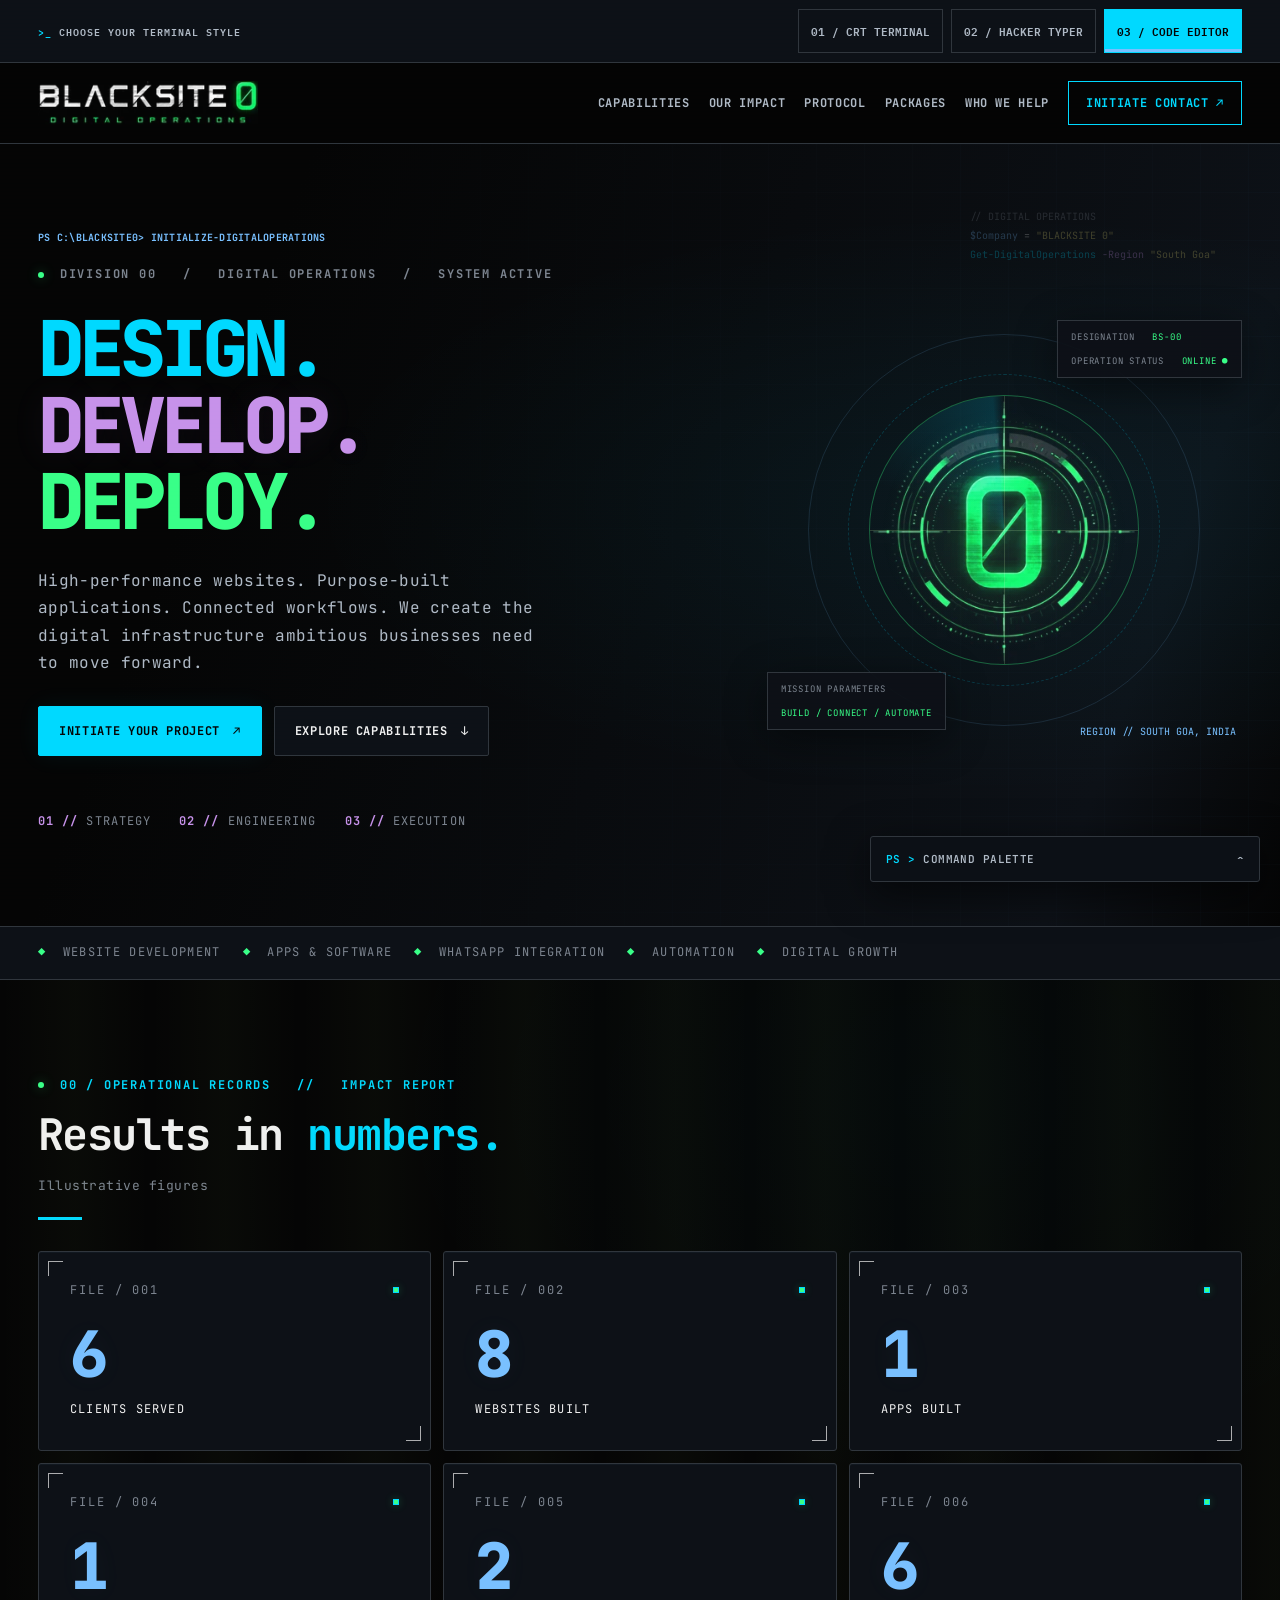
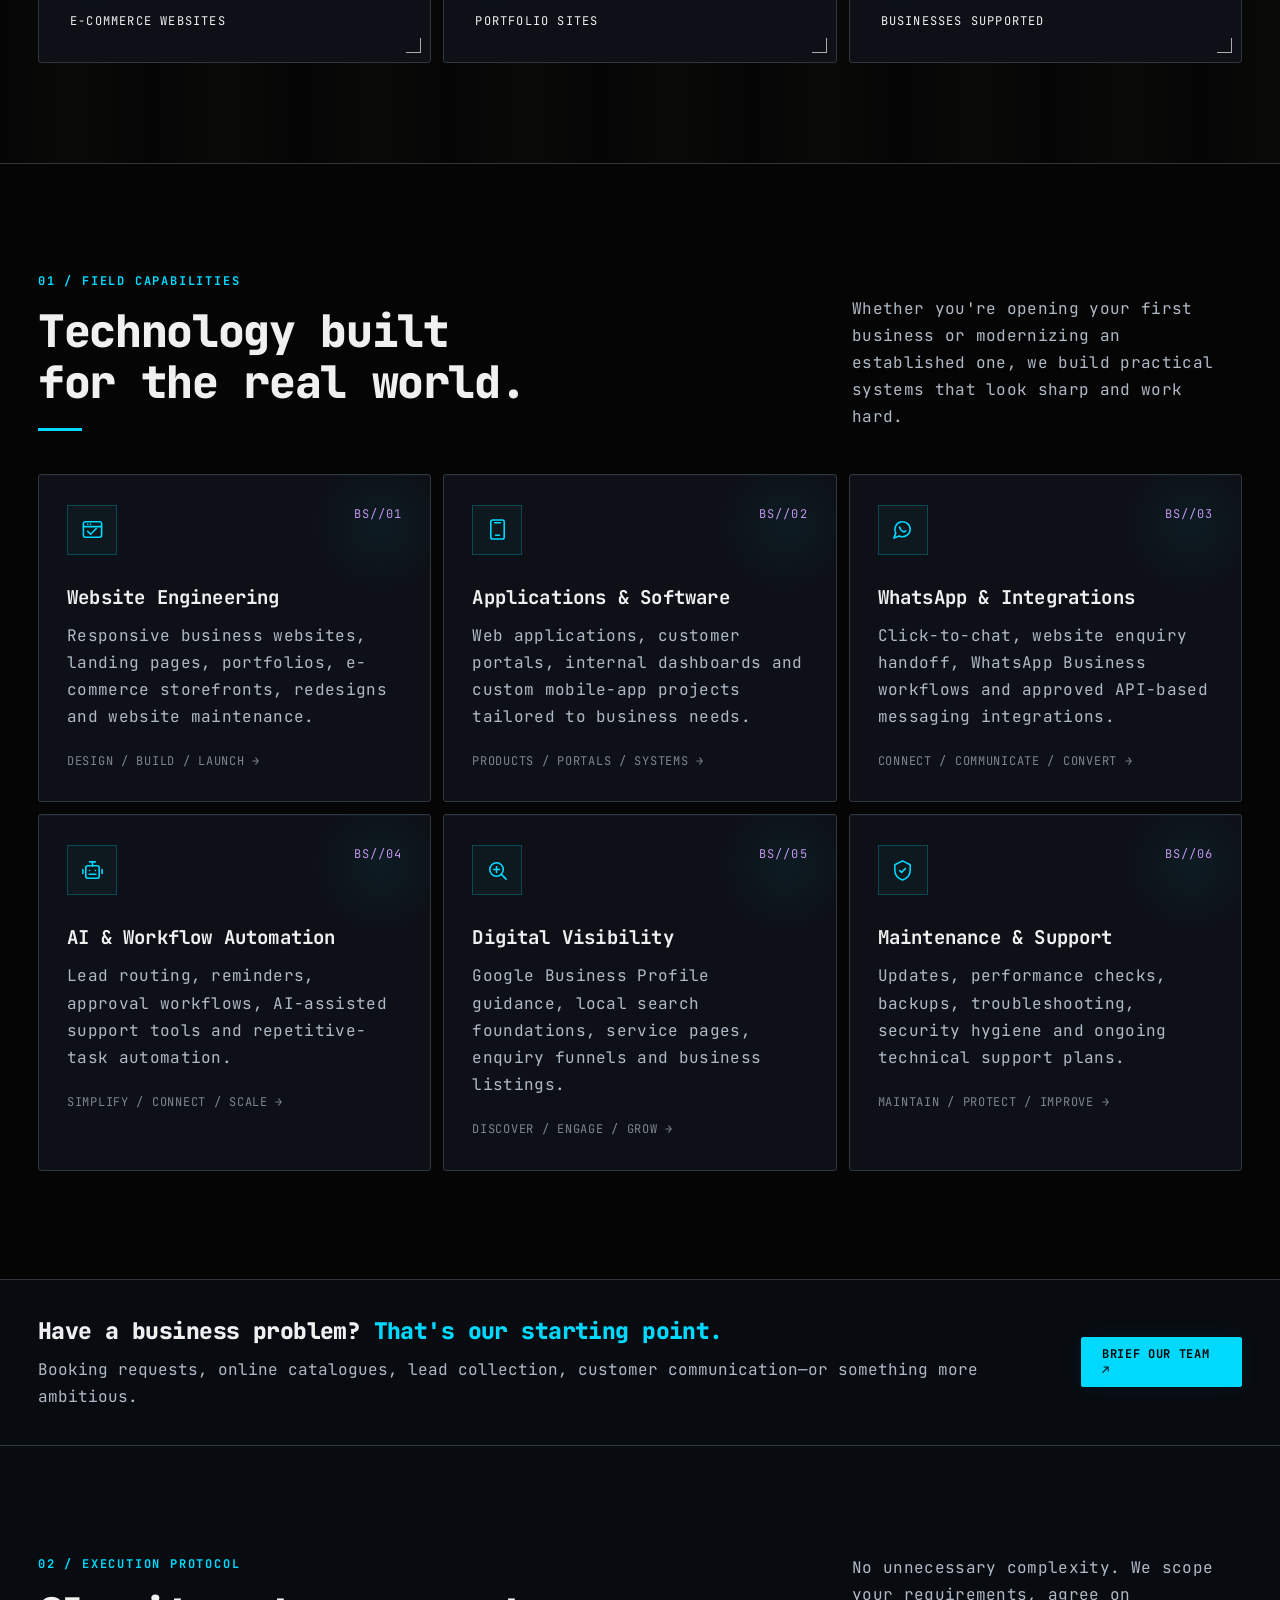
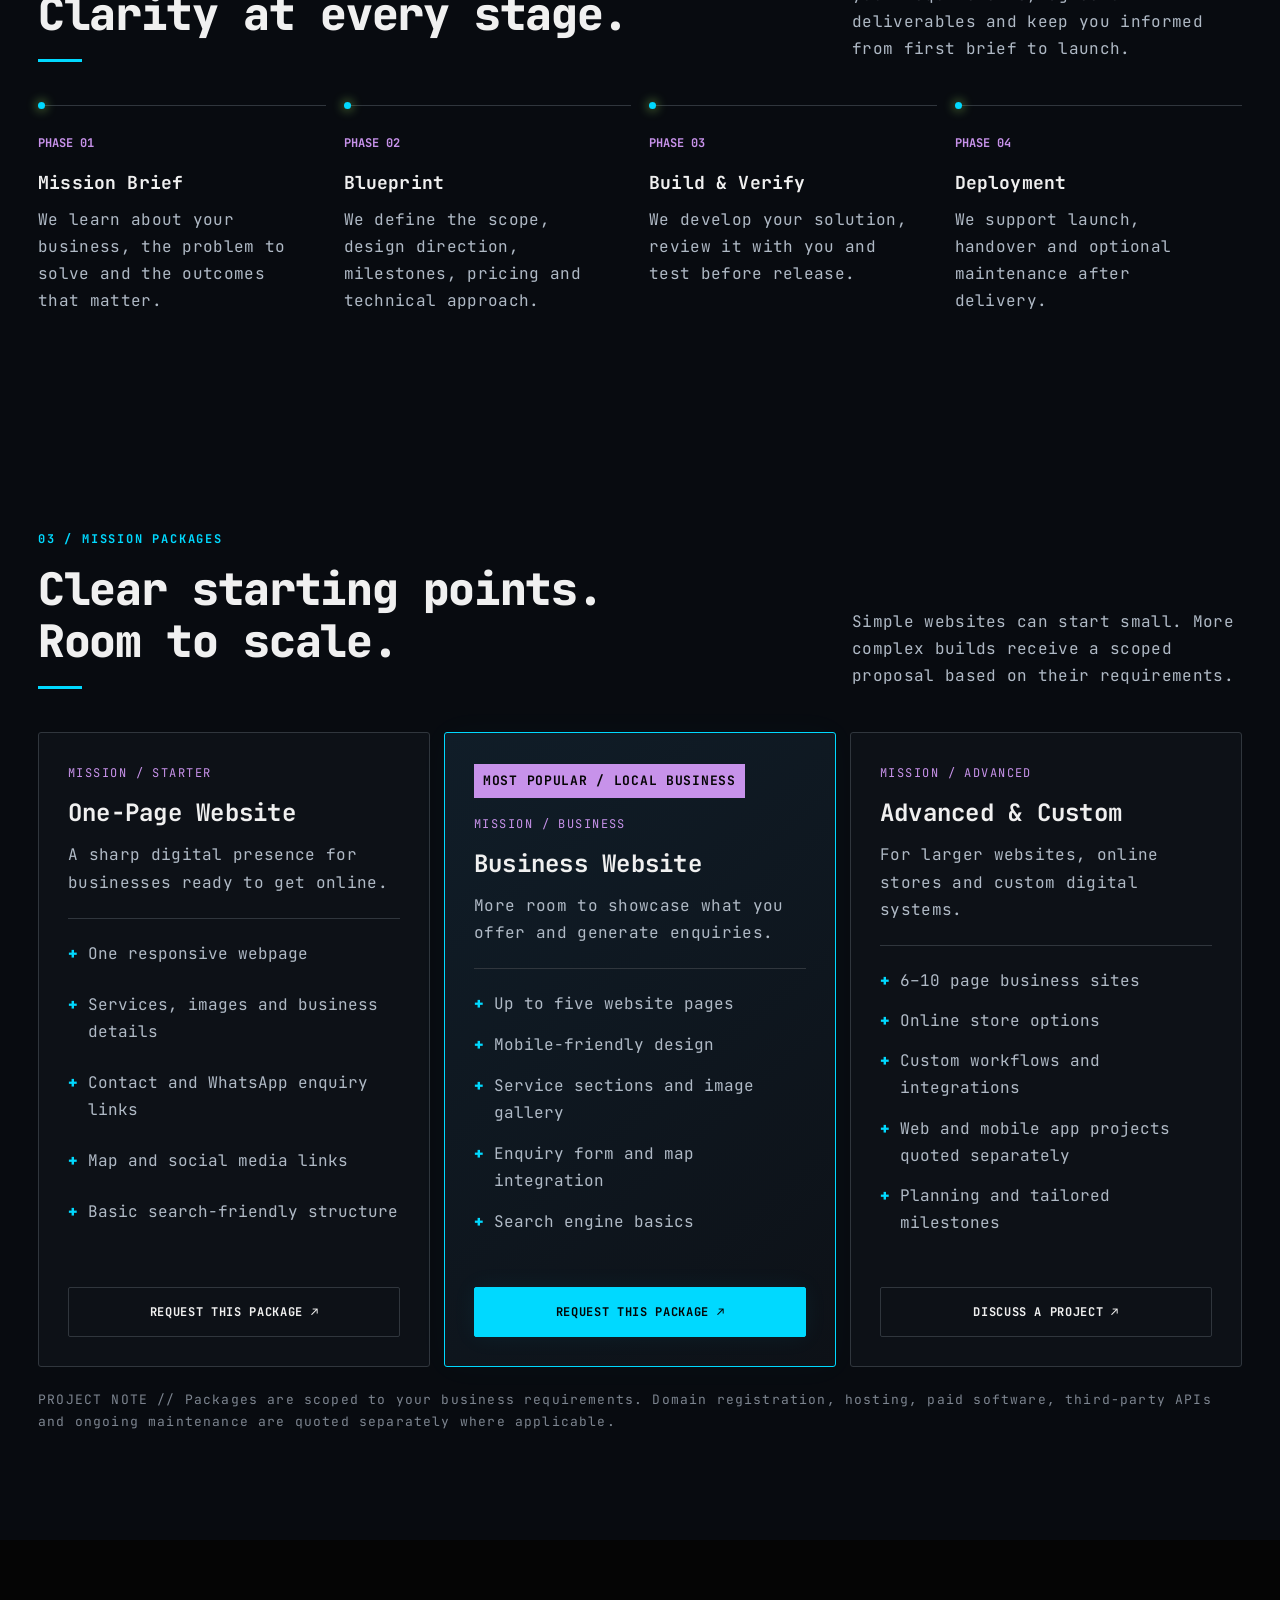
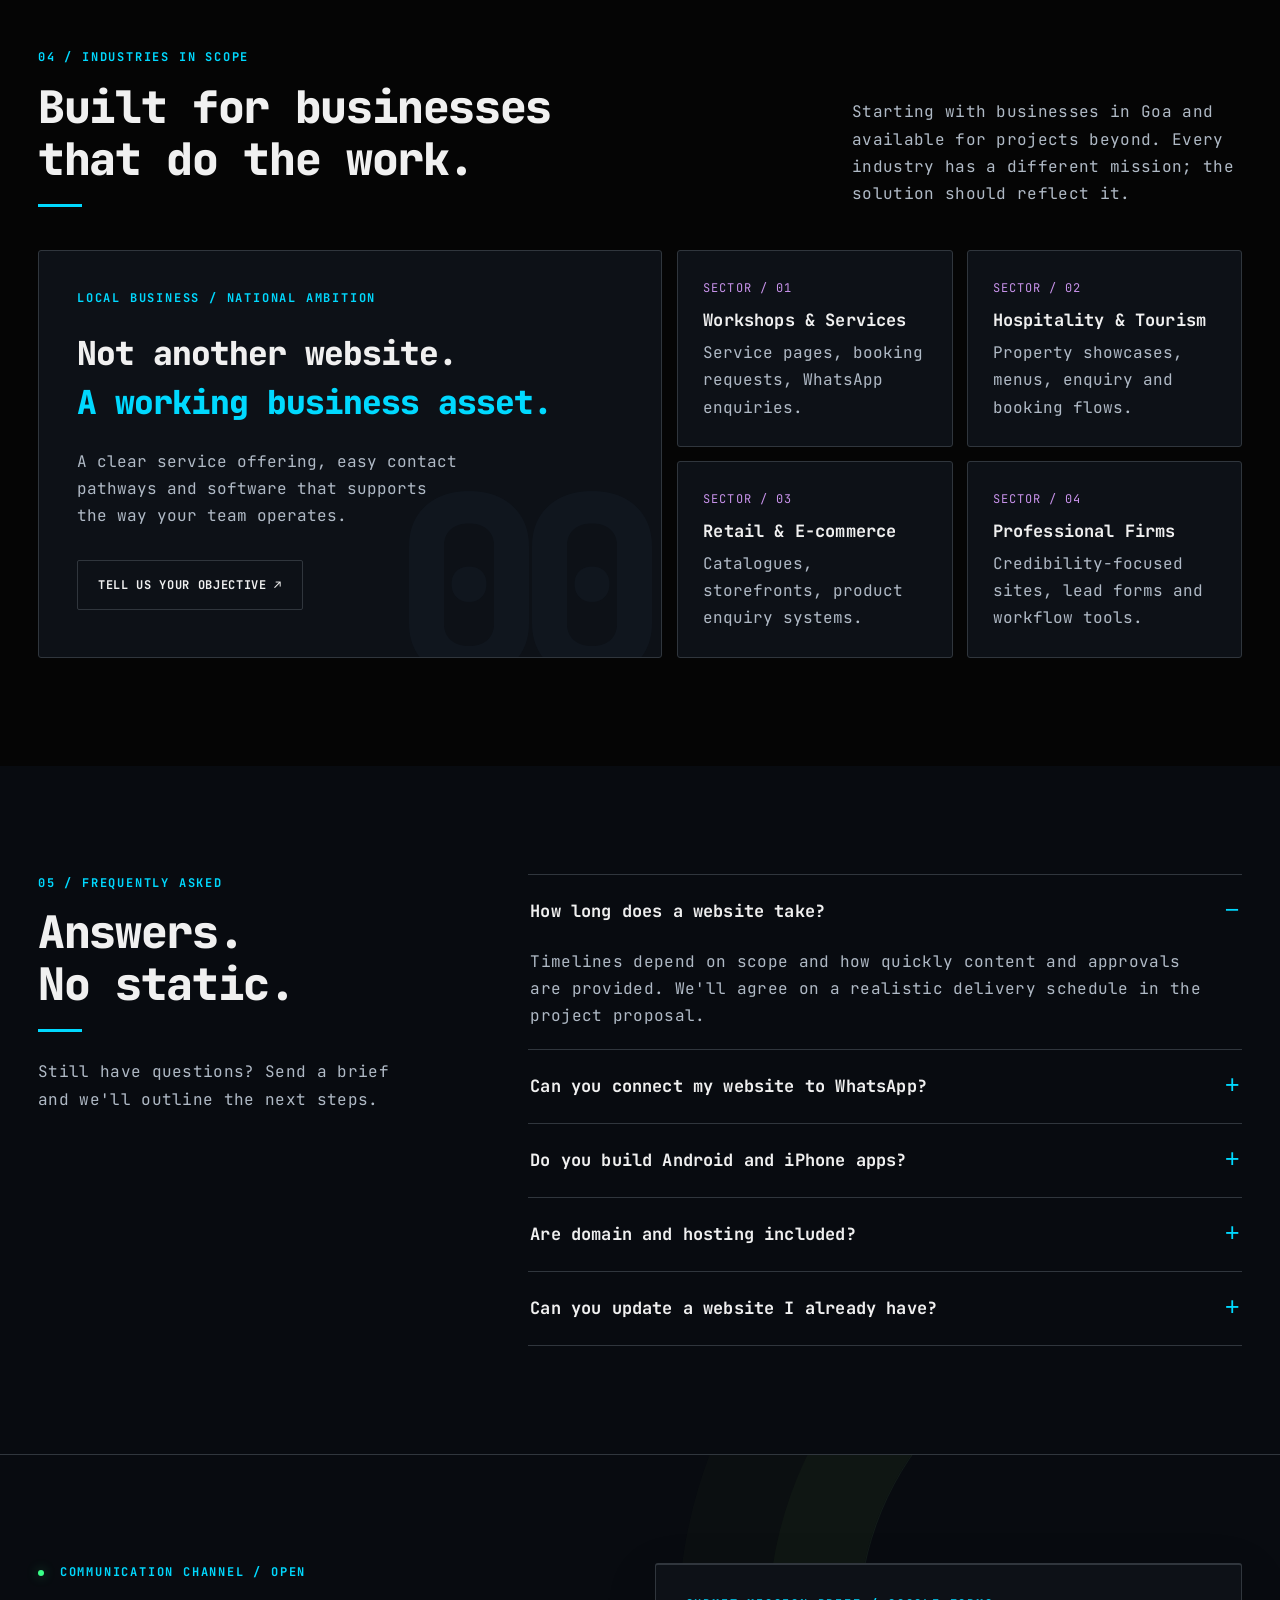
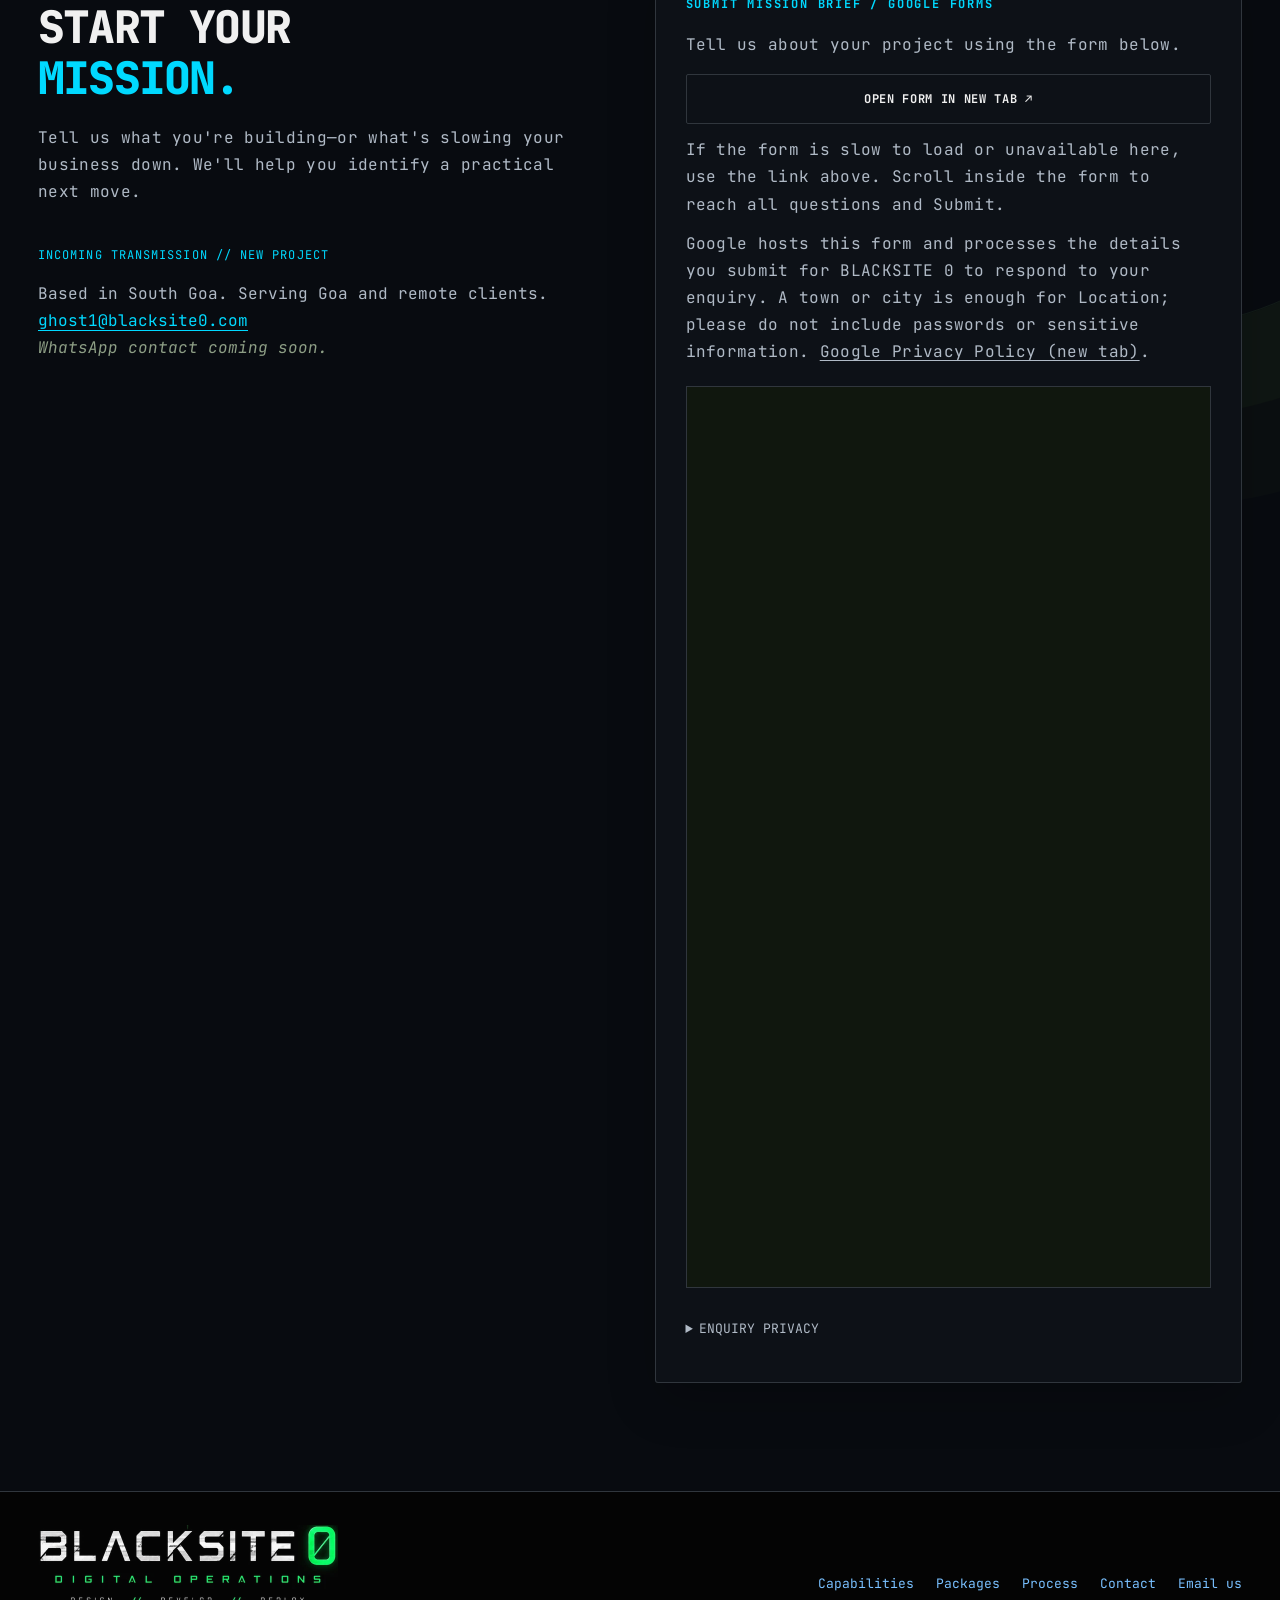
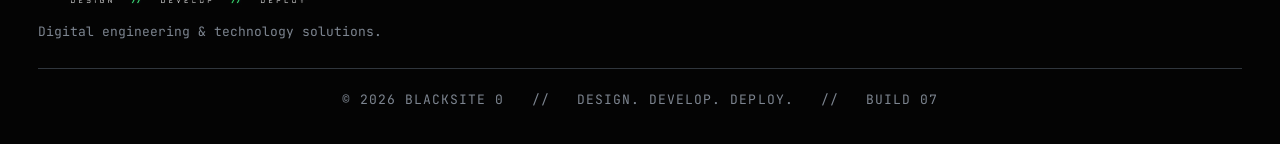
<file: index.html>
<!DOCTYPE html>
<html lang="en">
<head>
  <meta charset="UTF-8" />
  <meta name="viewport" content="width=device-width, initial-scale=1" />
  <meta name="color-scheme" content="dark" />
  <meta name="theme-color" content="#080b09" />
  <meta name="description" content="BLACKSITE 0 designs, develops and deploys websites, applications, WhatsApp integrations and intelligent business automation." />
  <title>BLACKSITE 0 — Pre-Launch Preview</title>
  <meta name="robots" content="noindex, nofollow" />
  <meta property="og:type" content="website" />
  <meta property="og:site_name" content="BLACKSITE 0" />
  <meta property="og:title" content="BLACKSITE 0 — Design. Develop. Deploy." />
  <meta property="og:description" content="Websites, applications, integrations and business automation. Based in South Goa, serving clients remotely." />
  <meta property="og:url" content="https://ghost1-lgtm.github.io/blacksite0-website/" />
  <meta name="twitter:card" content="summary" />
  <link rel="icon" href="./assets/favicon-32.png" type="image/png" sizes="32x32" />
  <link rel="icon" href="./assets/favicon-48.png" type="image/png" sizes="48x48" />
  <link rel="apple-touch-icon" href="./assets/apple-touch-icon.png" sizes="180x180" />
  <link rel="preconnect" href="https://fonts.googleapis.com" />
  <link rel="preconnect" href="https://fonts.gstatic.com" crossorigin />
  <link href="https://fonts.googleapis.com/css2?family=IBM+Plex+Mono:wght@400;500;600;700&family=VT323&display=swap" rel="stylesheet" />
  <link id="font-developer" href="https://fonts.googleapis.com/css2?family=JetBrains+Mono:wght@400;500;600;700;800&display=swap" rel="stylesheet" />
  <link rel="stylesheet" href="./assets/styles.css" />
  <link rel="stylesheet" href="./assets/theme-code.css" />
  <noscript><style>
    .type-lab-buttons{display:none}.hamburger{display:none}header{position:static}
    @media(max-width:1000px){nav{height:auto;min-height:80px;flex-wrap:wrap;padding-top:16px;padding-bottom:16px}.navlinks{display:flex;position:static;width:100%;max-height:none;padding:12px 0;border:0;background:transparent;flex-direction:row;flex-wrap:wrap}}
  </style></noscript>
</head>
<body data-font-mode="developer">
  <a class="skip-link" href="#main-content">Skip to content</a>
  <aside class="type-lab" aria-label="Font style controls">
    <div class="wrap type-lab-inner">
      <div class="type-lab-heading"><span>&gt;_</span> CHOOSE YOUR TERMINAL STYLE</div>
      <div class="type-lab-buttons" role="group" aria-label="Choose website typography">
        <button type="button" disabled class="type-lab-button" data-font-choice="terminal" aria-pressed="false">01 / CRT TERMINAL</button>
        <button type="button" disabled class="type-lab-button" data-font-choice="hacker" aria-pressed="false">02 / HACKER TYPER</button>
        <button type="button" disabled class="type-lab-button" data-font-choice="developer" aria-pressed="true">03 / CODE EDITOR</button>
      </div>
    </div>
  </aside>
  <header>
    <nav class="wrap" aria-label="Main navigation">
      <a class="brand brand-approved" href="#home" aria-label="Blacksite Zero homepage"><img class="brand-logo" src="./assets/blacksite0-wordmark-480.webp" srcset="./assets/blacksite0-wordmark-240.webp 240w, ./assets/blacksite0-wordmark-480.webp 480w" sizes="(max-width: 540px) 196px, 220px" width="480" height="98" alt="BLACKSITE 0 — Digital Operations" decoding="async" /></a>
      <button class="hamburger" id="menuToggle" aria-label="Open navigation" aria-controls="navlinks" aria-expanded="false">☰</button>
      <div class="navlinks" id="navlinks"><a href="#capabilities">CAPABILITIES</a><a href="#impact">OUR IMPACT</a><a href="#process">PROTOCOL</a><a href="#pricing">PACKAGES</a><a href="#industries">WHO WE HELP</a><a href="#contact" class="nav-cta">INITIATE CONTACT ↗</a></div>
    </nav>
  </header>
  <main id="main-content" tabindex="-1">
    <section class="hero" id="home">
      <div class="ps-atmosphere" aria-hidden="true" hidden>
        <div class="ps-fragment"><span class="ps-comment">// DIGITAL OPERATIONS</span><br><span class="ps-variable">$Company</span> = <span class="ps-string">"BLACKSITE 0"</span><br><span class="ps-command">Get-DigitalOperations</span> <span class="ps-keyword">-Region</span> <span class="ps-string">"South Goa"</span></div>
        <i></i><i></i><i></i><i></i>
      </div>
      <div class="wrap hero-grid">
        <div>
          <div class="eyebrow mono"><span class="dots"></span> DIVISION 00 &nbsp; / &nbsp; DIGITAL OPERATIONS &nbsp; / &nbsp; SYSTEM ACTIVE</div>
          <h1>DESIGN.<br><span class="outline">DEVELOP.</span><br><span class="zero">DEPLOY.</span></h1>
          <p>High-performance websites. Purpose-built applications. Connected workflows. We create the digital infrastructure ambitious businesses need to move forward.</p>
          <div class="hero-actions"><a href="#contact" class="btn btn-primary">INITIATE YOUR PROJECT <span aria-hidden="true">↗</span></a><a href="#capabilities" class="btn btn-secondary">EXPLORE CAPABILITIES <span aria-hidden="true">↓</span></a></div>
          <div class="hero-index mono"><span><b>01 //</b> STRATEGY</span><span><b>02 //</b> ENGINEERING</span><span><b>03 //</b> EXECUTION</span></div>
        </div>
        <div class="hud" aria-label="Decorative Blacksite Zero radar motif"><div class="radar"><div class="radar-sweep"></div><div class="radar-core radar-approved"><img class="radar-logo" src="./assets/blacksite0-radar-640.webp" srcset="./assets/blacksite0-radar-320.webp 320w, ./assets/blacksite0-radar-640.webp 640w" sizes="(max-width: 540px) 175px, (max-width: 1000px) 205px, (max-width: 1060px) 235px, 270px" width="640" height="640" alt="" aria-hidden="true" decoding="async" /></div></div><div class="hud-tag one mono">DESIGNATION &nbsp; <span>BS-00</span><br><br>OPERATION STATUS &nbsp; <span>ONLINE ●</span></div><div class="hud-tag two mono">MISSION PARAMETERS<br><br><span>BUILD / CONNECT / AUTOMATE</span></div><span class="hud-corner">REGION // SOUTH GOA, INDIA</span></div>
      </div>
    </section>
    <div class="ticker"><div class="wrap ticker-inner"><span><em>◆</em> WEBSITE DEVELOPMENT</span><span><em>◆</em> APPS & SOFTWARE</span><span><em>◆</em> WHATSAPP INTEGRATION</span><span><em>◆</em> AUTOMATION</span><span><em>◆</em> DIGITAL GROWTH</span></div></div>

    <section class="metrics" id="impact" aria-labelledby="impact-title" aria-describedby="metrics-context">
      <div class="wrap">
        <div class="metrics-heading reveal">
          <div><div class="eyebrow mono"><span class="dots"></span> 00 / OPERATIONAL RECORDS &nbsp; // &nbsp; IMPACT REPORT</div><h2 id="impact-title">Results in <span class="green">numbers.</span></h2><p class="metrics-caption" id="metrics-context">Illustrative figures</p><div class="rule"></div></div>
        </div>
        <div class="metrics-board" aria-label="Illustrative company statistics">
          <article class="metric reveal"><div class="metric-label-top">FILE / 001 <span class="signal" aria-hidden="true"></span></div><div class="metric-value"><span class="count" data-target="6">6</span></div><div class="metric-title">Clients Served</div></article>
          <article class="metric reveal"><div class="metric-label-top">FILE / 002 <span class="signal" aria-hidden="true"></span></div><div class="metric-value"><span class="count" data-target="8">8</span></div><div class="metric-title">Websites Built</div></article>
          <article class="metric reveal"><div class="metric-label-top">FILE / 003 <span class="signal" aria-hidden="true"></span></div><div class="metric-value"><span class="count" data-target="1">1</span></div><div class="metric-title">Apps Built</div></article>
          <article class="metric reveal"><div class="metric-label-top">FILE / 004 <span class="signal" aria-hidden="true"></span></div><div class="metric-value"><span class="count" data-target="1">1</span></div><div class="metric-title">E-Commerce Websites</div></article>
          <article class="metric reveal"><div class="metric-label-top">FILE / 005 <span class="signal" aria-hidden="true"></span></div><div class="metric-value"><span class="count" data-target="2">2</span></div><div class="metric-title">Portfolio Sites</div></article>
          <article class="metric reveal"><div class="metric-label-top">FILE / 006 <span class="signal" aria-hidden="true"></span></div><div class="metric-value"><span class="count" data-target="6">6</span></div><div class="metric-title">Businesses Supported</div></article>
        </div>
      </div>
    </section>
    <section class="section" id="capabilities"><div class="wrap">
      <div class="section-head reveal"><div><div class="eyebrow mono">01 / FIELD CAPABILITIES</div><h2>Technology built<br>for the real world.</h2><div class="rule"></div></div><p class="section-intro">Whether you're opening your first business or modernizing an established one, we build practical systems that look sharp and work hard.</p></div>
      <div class="service-grid">
        <article class="card reveal"><span class="service-num mono">BS//01</span><div class="service-symbol"><svg aria-hidden="true" focusable="false" viewBox="0 0 24 24"><rect x="2.5" y="4" width="19" height="16" rx="2"/><path d="M2.5 9h19M7 6.5h.01M10 6.5h.01M7 14l3 3 6-6"/></svg></div><h3>Website Engineering</h3><p>Responsive business websites, landing pages, portfolios, e-commerce storefronts, redesigns and website maintenance.</p><div class="card-footer">DESIGN / BUILD / LAUNCH →</div></article>
        <article class="card reveal"><span class="service-num mono">BS//02</span><div class="service-symbol"><svg aria-hidden="true" focusable="false" viewBox="0 0 24 24"><rect x="5" y="2" width="14" height="20" rx="2"/><path d="M10 18h4M9 5h6"/></svg></div><h3>Applications & Software</h3><p>Web applications, customer portals, internal dashboards and custom mobile-app projects tailored to business needs.</p><div class="card-footer">PRODUCTS / PORTALS / SYSTEMS →</div></article>
        <article class="card reveal"><span class="service-num mono">BS//03</span><div class="service-symbol"><svg aria-hidden="true" focusable="false" viewBox="0 0 24 24"><path d="M20 11.5a8 8 0 0 1-11.5 7.2L3 21l2-5.2A8 8 0 1 1 20 11.5Z"/><path d="M9 9.5c.5 2.5 2 4 4.5 5l2-1"/></svg></div><h3>WhatsApp & Integrations</h3><p>Click-to-chat, website enquiry handoff, WhatsApp Business workflows and approved API-based messaging integrations.</p><div class="card-footer">CONNECT / COMMUNICATE / CONVERT →</div></article>
        <article class="card reveal"><span class="service-num mono">BS//04</span><div class="service-symbol"><svg aria-hidden="true" focusable="false" viewBox="0 0 24 24"><rect x="5" y="7" width="14" height="13" rx="2"/><path d="M12 3v4M9 3h6M9 12h.01M15 12h.01M8.5 16h7M2 11v4M22 11v4"/></svg></div><h3>AI & Workflow Automation</h3><p>Lead routing, reminders, approval workflows, AI-assisted support tools and repetitive-task automation.</p><div class="card-footer">SIMPLIFY / CONNECT / SCALE →</div></article>
        <article class="card reveal"><span class="service-num mono">BS//05</span><div class="service-symbol"><svg aria-hidden="true" focusable="false" viewBox="0 0 24 24"><circle cx="11" cy="11" r="7"/><path d="m16 16 5 5M8 11h6M11 8v6"/></svg></div><h3>Digital Visibility</h3><p>Google Business Profile guidance, local search foundations, service pages, enquiry funnels and business listings.</p><div class="card-footer">DISCOVER / ENGAGE / GROW →</div></article>
        <article class="card reveal"><span class="service-num mono">BS//06</span><div class="service-symbol"><svg aria-hidden="true" focusable="false" viewBox="0 0 24 24"><path d="M12 2 4 6v6c0 5 3 8 8 10 5-2 8-5 8-10V6l-8-4Z"/><path d="m9 12 2 2 4-4"/></svg></div><h3>Maintenance & Support</h3><p>Updates, performance checks, backups, troubleshooting, security hygiene and ongoing technical support plans.</p><div class="card-footer">MAINTAIN / PROTECT / IMPROVE →</div></article>
      </div>
    </div></section>
    <div class="strip"><div class="wrap strip-content"><div><h3>Have a business problem? <span class="green">That's our starting point.</span></h3><p>Booking requests, online catalogues, lead collection, customer communication—or something more ambitious.</p></div><a class="btn btn-primary" href="#contact">BRIEF OUR TEAM ↗</a></div></div>
    <section class="section process" id="process"><div class="wrap"><div class="section-head reveal"><div><div class="eyebrow mono">02 / EXECUTION PROTOCOL</div><h2>Clarity at every stage.</h2><div class="rule"></div></div><p class="section-intro">No unnecessary complexity. We scope your requirements, agree on deliverables and keep you informed from first brief to launch.</p></div>
      <div class="steps"><div class="step reveal"><b>PHASE 01</b><h3>Mission Brief</h3><p>We learn about your business, the problem to solve and the outcomes that matter.</p></div><div class="step reveal"><b>PHASE 02</b><h3>Blueprint</h3><p>We define the scope, design direction, milestones, pricing and technical approach.</p></div><div class="step reveal"><b>PHASE 03</b><h3>Build & Verify</h3><p>We develop your solution, review it with you and test before release.</p></div><div class="step reveal"><b>PHASE 04</b><h3>Deployment</h3><p>We support launch, handover and optional maintenance after delivery.</p></div></div>
    </div></section>
    <section class="section pricing" id="pricing"><div class="wrap"><div class="section-head reveal"><div><div class="eyebrow mono">03 / MISSION PACKAGES</div><h2>Clear starting points.<br>Room to scale.</h2><div class="rule"></div></div><p class="section-intro">Simple websites can start small. More complex builds receive a scoped proposal based on their requirements.</p></div>
      <div class="pricing-grid">
        <article class="price-card reveal"><div class="tier">MISSION / STARTER</div><h3>One-Page Website</h3><p class="explain">A sharp digital presence for businesses ready to get online.</p><ul class="benefits"><li>One responsive webpage</li><li>Services, images and business details</li><li>Contact and WhatsApp enquiry links</li><li>Map and social media links</li><li>Basic search-friendly structure</li></ul><a class="btn btn-secondary" href="#contact" data-package="One-Page Website">REQUEST THIS PACKAGE ↗</a></article>
        <article class="price-card featured reveal"><div class="badge">MOST POPULAR / LOCAL BUSINESS</div><div class="tier">MISSION / BUSINESS</div><h3>Business Website</h3><p class="explain">More room to showcase what you offer and generate enquiries.</p><ul class="benefits"><li>Up to five website pages</li><li>Mobile-friendly design</li><li>Service sections and image gallery</li><li>Enquiry form and map integration</li><li>Search engine basics</li></ul><a class="btn btn-primary" href="#contact" data-package="Business Website">REQUEST THIS PACKAGE ↗</a></article>
        <article class="price-card reveal"><div class="tier">MISSION / ADVANCED</div><h3>Advanced & Custom</h3><p class="explain">For larger websites, online stores and custom digital systems.</p><ul class="benefits"><li>6–10 page business sites</li><li>Online store options</li><li>Custom workflows and integrations</li><li>Web and mobile app projects quoted separately</li><li>Planning and tailored milestones</li></ul><a class="btn btn-secondary" href="#contact" data-package="Advanced & Custom">DISCUSS A PROJECT ↗</a></article>
      </div><p class="price-note mono">PROJECT NOTE // Packages are scoped to your business requirements. Domain registration, hosting, paid software, third-party APIs and ongoing maintenance are quoted separately where applicable.</p>
    </div></section>
    <section class="section" id="industries"><div class="wrap"><div class="section-head reveal"><div><div class="eyebrow mono">04 / INDUSTRIES IN SCOPE</div><h2>Built for businesses<br>that do the work.</h2><div class="rule"></div></div><p class="section-intro">Starting with businesses in Goa and available for projects beyond. Every industry has a different mission; the solution should reflect it.</p></div>
      <div class="usecases"><div class="usecase-main reveal"><div class="eyebrow mono">LOCAL BUSINESS / NATIONAL AMBITION</div><h3>Not another website.<br><span class="green">A working business asset.</span></h3><p>A clear service offering, easy contact pathways and software that supports the way your team operates.</p><a href="#contact" class="btn btn-secondary" style="margin-top:15px">TELL US YOUR OBJECTIVE ↗</a></div>
      <div class="usecase-list"><div class="usecase-item reveal"><span class="mono">SECTOR / 01</span><h4>Workshops & Services</h4><p>Service pages, booking requests, WhatsApp enquiries.</p></div><div class="usecase-item reveal"><span class="mono">SECTOR / 02</span><h4>Hospitality & Tourism</h4><p>Property showcases, menus, enquiry and booking flows.</p></div><div class="usecase-item reveal"><span class="mono">SECTOR / 03</span><h4>Retail & E-commerce</h4><p>Catalogues, storefronts, product enquiry systems.</p></div><div class="usecase-item reveal"><span class="mono">SECTOR / 04</span><h4>Professional Firms</h4><p>Credibility-focused sites, lead forms and workflow tools.</p></div></div></div>
    </div></section>
    <section class="section faq" id="faq"><div class="wrap faq-layout"><div class="reveal"><div class="eyebrow mono">05 / FREQUENTLY ASKED</div><h2>Answers.<br>No static.</h2><div class="rule"></div><p class="section-intro" style="margin-top:26px">Still have questions? Send a brief and we'll outline the next steps.</p></div><div class="faq-items reveal">
      <div class="faq-item open"><button type="button" class="faq-q" id="faq-question-1" aria-expanded="true" aria-controls="faq-answer-1" disabled>How long does a website take? <span aria-hidden="true">−</span></button><div class="faq-a" id="faq-answer-1" role="region" aria-labelledby="faq-question-1">Timelines depend on scope and how quickly content and approvals are provided. We'll agree on a realistic delivery schedule in the project proposal.</div></div>
      <div class="faq-item"><button type="button" class="faq-q" id="faq-question-2" aria-expanded="true" aria-controls="faq-answer-2" disabled>Can you connect my website to WhatsApp? <span aria-hidden="true">+</span></button><div class="faq-a" id="faq-answer-2" role="region" aria-labelledby="faq-question-2">Yes. Basic click-to-chat and enquiry handoff are straightforward. Advanced messaging automation may require a WhatsApp Business Platform account, approvals and third-party charges.</div></div>
      <div class="faq-item"><button type="button" class="faq-q" id="faq-question-3" aria-expanded="true" aria-controls="faq-answer-3" disabled>Do you build Android and iPhone apps? <span aria-hidden="true">+</span></button><div class="faq-a" id="faq-answer-3" role="region" aria-labelledby="faq-question-3">We can scope mobile-app projects, including cross-platform options. Technical feasibility, features, app-store requirements and pricing are assessed before accepting a build.</div></div>
      <div class="faq-item"><button type="button" class="faq-q" id="faq-question-4" aria-expanded="true" aria-controls="faq-answer-4" disabled>Are domain and hosting included? <span aria-hidden="true">+</span></button><div class="faq-a" id="faq-answer-4" role="region" aria-labelledby="faq-question-4">Unless specifically stated in your quote, domain registration, hosting, paid tools, subscriptions and third-party service charges are separate.</div></div>
      <div class="faq-item"><button type="button" class="faq-q" id="faq-question-5" aria-expanded="true" aria-controls="faq-answer-5" disabled>Can you update a website I already have? <span aria-hidden="true">+</span></button><div class="faq-a" id="faq-answer-5" role="region" aria-labelledby="faq-question-5">Yes. We can review an existing website and discuss redesigns, content changes, speed improvements, basic search optimization and ongoing maintenance.</div></div>
    </div></div></section>
    <section class="section contact" id="contact"><div class="wrap contact-layout"><div class="reveal"><div class="eyebrow mono"><span class="dots"></span> COMMUNICATION CHANNEL / OPEN</div><h2>START YOUR<br><span class="green">MISSION.</span></h2><p>Tell us what you're building—or what's slowing your business down. We'll help you identify a practical next move.</p><div class="contact-code mono">INCOMING TRANSMISSION // NEW PROJECT</div><div class="contact-info">Based in South Goa. Serving Goa and remote clients.<br><a href="mailto:ghost1@blacksite0.com" style="color:var(--accent);text-decoration:underline;text-underline-offset:4px">ghost1@blacksite0.com</a><br><span class="placeholder">WhatsApp contact coming soon.</span></div></div>
      <div class="contact-form google-enquiry reveal" aria-labelledby="enquiryHeading">
        <div class="eyebrow mono" id="enquiryHeading">SUBMIT MISSION BRIEF / GOOGLE FORMS</div>
        <p class="enquiry-intro">Tell us about your project using the form below.</p>
        <a class="btn btn-secondary form-external" id="openEnquiryForm" href="https://docs.google.com/forms/d/e/1FAIpQLSfjgvYf2cbQaVD_g5db6FJErrgZ92qDU61lXUKEAMn92YsKCg/viewform" target="_blank" rel="noopener noreferrer">OPEN FORM IN NEW TAB ↗</a>
        <p class="form-hint" id="embedHelp">If the form is slow to load or unavailable here, use the link above. Scroll inside the form to reach all questions and Submit.</p>
        <p class="package-context mono" id="packageContext" role="status" aria-live="polite" hidden></p>
        <p class="form-hint" id="enquiryPrivacy">Google hosts this form and processes the details you submit for BLACKSITE 0 to respond to your enquiry. A town or city is enough for Location; please do not include passwords or sensitive information. <a href="https://policies.google.com/privacy" target="_blank" rel="noopener noreferrer">Google Privacy Policy (new tab)</a>.</p>
        <div class="google-form-frame">
          <iframe id="enquiryFrame" title="BLACKSITE 0 project enquiry — Google Forms" src="https://docs.google.com/forms/d/e/1FAIpQLSfjgvYf2cbQaVD_g5db6FJErrgZ92qDU61lXUKEAMn92YsKCg/viewform?embedded=true" width="640" height="900" loading="lazy" referrerpolicy="strict-origin-when-cross-origin" aria-describedby="embedHelp enquiryPrivacy"></iframe>
        </div>
        <noscript><p class="form-hint">Google Forms may need JavaScript. You can open the form in a new tab above, or contact <a href="mailto:ghost1@blacksite0.com">ghost1@blacksite0.com</a>.</p></noscript>
        <details class="enquiry-privacy"><summary>ENQUIRY PRIVACY</summary><p>The form asks for your name, business, email, contact number, location, service and project description. Submitted responses are held in Google Forms for BLACKSITE 0 to review and answer your request. This website does not add you to a mailing list.</p><p>Loading the embedded form connects your browser to Google, which may process technical information and cookies under its privacy policy. If you sign in, Google may save a draft under your account. Submission, validation and confirmation are handled by Google.</p><p>For enquiry or privacy questions, including access, correction or deletion requests, contact <a href="mailto:ghost1@blacksite0.com">ghost1@blacksite0.com</a>.</p></details>
      </div>
    </div></section>
  </main>
  <footer><div class="wrap"><div class="footer-flex"><div class="footer-left"><a class="footer-brand" href="#home" aria-label="Blacksite Zero homepage"><img class="footer-brand-logo" src="./assets/blacksite0-footer-600.webp" width="600" height="164" alt="BLACKSITE 0 — Digital Operations. Design // Develop // Deploy." loading="lazy" decoding="async" /></a><p>Digital engineering & technology solutions.</p></div><div class="footer-links"><a href="#capabilities">Capabilities</a><a href="#pricing">Packages</a><a href="#process">Process</a><a href="#contact">Contact</a><a href="mailto:ghost1@blacksite0.com">Email us</a></div></div><div class="footnote">© <span id="year">2026</span> BLACKSITE 0 &nbsp; // &nbsp; DESIGN. DEVELOP. DEPLOY. &nbsp; // &nbsp; BUILD 07</div></div></footer>
  <details class="ps-terminal" id="psTerminal" hidden>
    <summary><span><span class="ps-command">PS &gt;</span> COMMAND PALETTE</span><span class="ps-terminal-toggle" aria-hidden="true">⌃</span></summary>
    <div class="ps-terminal-body">
      <p class="ps-terminal-caption" id="psScope">SIMULATED INTERFACE // WEBSITE NAVIGATION ONLY</p>
      <div class="ps-terminal-output" id="psOutput" role="log" aria-live="polite" aria-relevant="additions" tabindex="0" aria-label="Command results"><p>BLACKSITE 0 — Digital Operations<br>Type <span class="ps-command">help</span> for available commands.</p></div>
      <form id="psCommandForm" action="#home">
        <label for="psCommand"><span class="ps-command">PS</span> C:\BLACKSITE0&gt;</label>
        <div class="ps-input-row"><input id="psCommand" type="text" maxlength="80" autocomplete="off" autocapitalize="off" spellcheck="false" enterkeyhint="go" placeholder="help" aria-describedby="psScope" /><button type="submit" aria-label="Run navigation command">↵</button></div>
      </form>
    </div>
  </details>
  <div class="ps-boot" id="psBoot" role="status" aria-live="polite" aria-atomic="true" hidden><span class="ps-comment">POWERSHELL // BLACKSITE 0</span><span>INITIALIZING BLACKSITE 0...</span><span>LOADING DIGITAL OPERATIONS...</span><span>GRAPHICS ENGINE ONLINE</span><strong>SYSTEM READY <span aria-hidden="true">█</span></strong></div>
  <script src="./assets/site.js" defer></script>
  <script src="./assets/theme-code.js" defer></script>
</body>
</html>
</file>
<file: assets/styles.css>
:root{--bg:#090c0a;--bg2:#0e130f;--panel:#111813;--panel2:#151e18;--line:#26352b;--ink:#edf4ed;--dim:#a5b5a7;--muted:#728575;--accent:#b5f76b;--accent2:#85b64e;--amber:#e7bb75;--r:18px;--max:1216px}
    *{box-sizing:border-box}html{scroll-behavior:smooth}body{margin:0;background:var(--bg);color:var(--ink);font-family:Inter,"Segoe UI",Arial,sans-serif;-webkit-font-smoothing:antialiased}a{color:inherit;text-decoration:none}button,input,select,textarea{font:inherit}button{cursor:pointer}::selection{background:var(--accent);color:#0a1207}
    body:before{content:"";position:fixed;inset:0;pointer-events:none;z-index:20;opacity:.10;background-image:repeating-linear-gradient(to bottom,transparent 0,transparent 3px,rgba(190,241,165,.055) 4px);background-size:100% 4px}
    .wrap{width:min(var(--max),calc(100% - 76px));margin:0 auto}.mono{font-family:"Consolas","Courier New",monospace;letter-spacing:.09em}.muted{color:var(--dim)}.green{color:var(--accent)}.eyebrow{font-size:11px;color:var(--accent);text-transform:uppercase;font-weight:700;letter-spacing:.18em}.dots{display:inline-block;width:6px;height:6px;border-radius:50%;background:var(--accent);box-shadow:0 0 12px var(--accent);vertical-align:middle;margin-right:7px}
    .preview{border-bottom:1px solid #3e3d22;background:#1b1d12;color:#d9d6aa;font-size:11px;line-height:1.5;text-align:center;padding:8px 15px}.preview span{color:#faf1ad}
    header{position:sticky;top:0;z-index:11;background:rgba(9,12,10,.91);border-bottom:1px solid rgba(122,160,120,.19);backdrop-filter:blur(20px)}nav{height:80px;display:flex;align-items:center;justify-content:space-between;gap:20px}.brand{display:flex;gap:12px;align-items:center;min-width:205px}.brand-icon{width:40px;height:40px;border:1px solid #799b68;display:grid;place-items:center;position:relative;transform:rotate(45deg);border-radius:2px}.brand-icon:before{content:"";position:absolute;inset:5px;border:1px solid rgba(181,247,107,.25)}.brand-icon b{transform:rotate(-45deg);font-size:16px;font-weight:900;letter-spacing:-.10em}.brand-text strong{font-size:17px;font-weight:850;letter-spacing:.10em;display:block}.brand-text small{color:var(--muted);font-size:8px;letter-spacing:.20em;display:block;margin-top:5px}.navlinks{display:flex;align-items:center;gap:19px}.navlinks a{color:#b0c0b0;font-size:12px;font-weight:700;letter-spacing:.06em;transition:color .2s}.navlinks a:hover,.navlinks a.active{color:var(--accent)}.nav-cta{border:1px solid var(--accent)!important;padding:13px 17px;color:var(--accent)!important}.hamburger{display:none;width:40px;height:40px;align-items:center;justify-content:center;background:#162019;border:1px solid var(--line);color:var(--ink);font-size:22px}
    .hero{position:relative;min-height:665px;display:flex;align-items:center;overflow:hidden;border-bottom:1px solid var(--line);isolation:isolate}.hero:before{content:"";position:absolute;inset:0;z-index:-2;background:radial-gradient(circle at 72% 42%,rgba(115,157,85,.15),transparent 36%),linear-gradient(110deg,#090c0a 18%,#121a13 78%,#080b09)}.hero:after{content:"";position:absolute;inset:0;z-index:-1;opacity:.22;background-image:linear-gradient(rgba(152,204,137,.12) 1px,transparent 1px),linear-gradient(90deg,rgba(152,204,137,.12) 1px,transparent 1px);background-size:48px 48px;mask-image:linear-gradient(90deg,transparent 15%,black 100%)}.hero-grid{display:grid;grid-template-columns:1.18fr .82fr;gap:45px;align-items:center;padding:85px 0 94px}.hero h1{font-size:clamp(60px,7.6vw,115px);font-weight:900;line-height:.92;letter-spacing:-.074em;margin:26px 0 26px;text-transform:uppercase}.hero h1 .outline{color:transparent;-webkit-text-stroke:1px rgba(229,244,227,.85)}.hero h1 .zero{color:var(--accent)}.hero p{max-width:515px;color:#c4d1c5;font-size:16px;line-height:1.85;margin:0 0 30px}.hero-actions{display:flex;gap:12px;flex-wrap:wrap}.btn{display:inline-flex;align-items:center;justify-content:center;gap:13px;min-height:50px;padding:0 20px;border-radius:2px;font-size:12px;font-weight:850;letter-spacing:.10em;text-transform:uppercase;transition:transform .2s,background .2s,box-shadow .2s}.btn:hover{transform:translateY(-2px)}.btn-primary{background:var(--accent);color:#0b1008;border:1px solid var(--accent);box-shadow:0 0 30px rgba(181,247,107,.09)}.btn-primary:hover{background:#d1ff9e}.btn-secondary{background:rgba(7,14,8,.6);border:1px solid #5b6b5b;color:var(--ink)}.hero-index{margin-top:56px;display:flex;flex-wrap:wrap;gap:24px 37px;color:var(--muted);font-size:10px}.hero-index b{color:var(--ink);font-weight:650}
    .hud{position:relative;min-height:446px;display:grid;place-items:center}.hud:before,.hud:after{content:"";position:absolute;border:1px solid rgba(136,192,116,.16);border-radius:50%}.hud:before{width:390px;height:390px}.hud:after{width:310px;height:310px;border-style:dashed;animation:spin 70s linear infinite}.radar{position:relative;width:270px;height:270px;border:1px solid rgba(165,220,133,.48);border-radius:50%;display:grid;place-items:center;background:radial-gradient(circle at center,rgba(138,208,113,.10) 1%,transparent 65%)}.radar:before,.radar:after{content:"";position:absolute;background:rgba(184,229,161,.20)}.radar:before{width:1px;height:100%}.radar:after{height:1px;width:100%}.radar-sweep{position:absolute;inset:0;border-radius:50%;background:conic-gradient(from 0deg,transparent 0deg,transparent 290deg,rgba(181,247,107,.24) 355deg,transparent 360deg);animation:spin 11s linear infinite}.radar-core{position:relative;z-index:1;font-size:148px;line-height:1;font-weight:800;letter-spacing:-.16em;color:#d9ffb4;text-shadow:0 0 60px rgba(165,222,123,.16);padding-right:23px}.hud-tag{position:absolute;background:#111912;border:1px solid #3c5341;padding:10px 13px;color:#b8c8b8;font-size:9px;letter-spacing:.09em;box-shadow:0 10px 40px #0007}.hud-tag.one{top:13px;right:0}.hud-tag.two{bottom:23px;left:0}.hud-tag span{color:var(--accent)}.hud-corner{position:absolute;color:#607960;font:10px Consolas,monospace;bottom:15px;right:6px}
    .ticker{border-bottom:1px solid var(--line);background:#101710}.ticker-inner{height:47px;display:flex;align-items:center;justify-content:space-between;gap:13px;overflow:hidden}.ticker span{font-family:Consolas,monospace;font-size:10px;letter-spacing:.11em;color:#8ca48e;white-space:nowrap}.ticker em{font-style:normal;color:var(--accent);margin-right:8px}
    section{scroll-margin-top:95px}.section{padding:108px 0}.section-head{display:flex;justify-content:space-between;align-items:end;gap:28px;margin-bottom:43px}.section h2{font-size:clamp(36px,4.2vw,60px);line-height:1.08;letter-spacing:-.055em;font-weight:840;margin:13px 0 0}.section-intro{max-width:390px;line-height:1.75;font-size:14px;color:var(--dim);margin:0}.rule{width:44px;height:3px;background:var(--accent);margin:20px 0 0}
    .service-grid{display:grid;grid-template-columns:repeat(3,1fr);gap:12px}.card{background:linear-gradient(145deg,#141b15,#101611);border:1px solid #29392c;min-height:274px;padding:30px 28px;position:relative;overflow:hidden;transition:border-color .25s,transform .25s}.card:hover{border-color:#7ca65c;transform:translateY(-3px)}.card:after{content:"";position:absolute;width:140px;height:140px;background:radial-gradient(circle,rgba(181,247,107,.08),transparent 66%);right:-20px;top:-20px;pointer-events:none}.service-num{color:#657e66;font-size:11px;float:right}.service-symbol{display:grid;place-items:center;width:50px;height:50px;border:1px solid #4b654a;background:#19261a;color:var(--accent);margin-bottom:30px}.service-symbol svg{width:23px;height:23px;stroke:currentColor;fill:none;stroke-width:1.65;stroke-linecap:round;stroke-linejoin:round}.card h3{font-size:19px;letter-spacing:-.025em;margin:0 0 12px}.card p{font-size:13px;line-height:1.72;color:#9eb09f;margin:0}.card-footer{font:10px Consolas,monospace;color:#6d8b6c;margin-top:22px;letter-spacing:.06em}
    .strip{background:#161f17;border-top:1px solid #344334;border-bottom:1px solid #344334}.strip-content{padding:34px 0;display:flex;align-items:center;justify-content:space-between;gap:24px}.strip-content h3{font-size:23px;letter-spacing:-.03em;margin:0 0 7px}.strip-content p{margin:0;color:var(--dim);font-size:13px;line-height:1.6}
    .process{background:linear-gradient(180deg,#0b110d,#0b0e0b)}.steps{display:grid;grid-template-columns:repeat(4,1fr);gap:18px}.step{position:relative;border-top:1px solid #425a42;padding:25px 20px 0 0}.step:before{content:"";position:absolute;width:7px;height:7px;background:var(--accent);border-radius:50%;top:-4px;left:0;box-shadow:0 0 11px #9ce460}.step b{font:700 12px Consolas,monospace;color:var(--accent)}.step h3{font-size:18px;margin:17px 0 12px}.step p{font-size:13px;color:#9eaf9f;line-height:1.75;margin:0}
    .pricing{background:#0d130e}.pricing-grid{display:grid;grid-template-columns:repeat(3,1fr);gap:14px}.price-card{background:#121a14;border:1px solid #334434;padding:31px 29px 29px;display:flex;flex-direction:column;min-height:395px}.price-card.featured{border-color:var(--accent);background:linear-gradient(145deg,#1b2a1a,#111a13);box-shadow:0 0 50px rgba(158,217,121,.055)}.badge{display:inline-block;font:700 10px Consolas,monospace;color:#0d1808;background:var(--accent);padding:6px 9px;margin-bottom:17px;align-self:flex-start}.tier{font:11px Consolas,monospace;color:var(--accent);letter-spacing:.12em}.price-card h3{font-size:24px;letter-spacing:-.035em;margin:14px 0 13px}.amount{font-size:36px;letter-spacing:-.05em;font-weight:850;margin-bottom:8px}.amount small{font-size:12px;color:var(--dim);font-weight:400;letter-spacing:0}.price-card .explain{margin-top:5px;font-size:13px;color:var(--dim);line-height:1.65;min-height:43px;margin:0 0 22px}.benefits{padding:21px 0;margin:0 0 30px;border-top:1px solid #344536;list-style:none;display:grid;gap:13px;flex:1}.benefits li{font-size:12px;color:#b8c7b9;display:flex;gap:10px;align-items:baseline}.benefits li:before{content:'+';color:var(--accent);font-weight:900}.price-note{margin:22px 0 0;color:#819482;font-size:11px;line-height:1.7}
    .usecases{display:grid;grid-template-columns:1.05fr .95fr;gap:15px}.usecase-main{padding:38px;background:linear-gradient(135deg,#1d291c,#101710);border:1px solid #34513a;min-height:330px;position:relative;overflow:hidden}.usecase-main:after{content:"00";position:absolute;font-weight:900;font-size:250px;line-height:1;letter-spacing:-.11em;color:#b5f76b0b;bottom:-54px;right:22px}.usecase-main h3{font-size:38px;line-height:1.15;letter-spacing:-.045em;margin:20px 0}.usecase-main p{color:var(--dim);font-size:14px;line-height:1.8;max-width:380px}.usecase-list{display:grid;grid-template-columns:1fr 1fr;gap:14px}.usecase-item{border:1px solid #2e4130;background:#131b14;padding:25px;min-height:155px}.usecase-item h4{margin:11px 0 8px;font-size:17px}.usecase-item p{font-size:12px;line-height:1.7;color:var(--dim);margin:0}.usecase-item .mono{font-size:10px;color:var(--accent)}
    .faq{background:#0c110d}.faq-layout{display:grid;grid-template-columns:.73fr 1.27fr;gap:80px;align-items:start}.faq-items{border-top:1px solid #334534}.faq-item{border-bottom:1px solid #334534}.faq-q{padding:22px 2px;width:100%;background:none;border:0;color:#e7f0e6;text-align:left;display:flex;justify-content:space-between;align-items:center;gap:20px;font-size:15px;font-weight:650}.faq-q span{color:var(--accent);font:25px Consolas,monospace}.faq-a{color:#a9bba8;font-size:13px;line-height:1.85;padding:0 30px 20px 2px;display:block}.faq-item.open .faq-a{display:block}
    .contact{position:relative;background:#141e16;border-top:1px solid #435944;overflow:hidden}.contact:before{content:"";position:absolute;right:-180px;top:-130px;width:600px;height:600px;border:1px solid #3c5e3e33;border-radius:50%;box-shadow:0 0 0 90px #4d7e3710,0 0 0 180px #4d7e3709;pointer-events:none}.contact-layout{display:grid;grid-template-columns:.95fr 1.05fr;gap:85px;position:relative;z-index:1}.contact h2{font-size:clamp(45px,5vw,70px);line-height:1;letter-spacing:-.06em;margin:18px 0 20px}.contact p{font-size:14px;line-height:1.85;color:#a9bba9}.contact-code{font-size:11px;color:var(--accent);margin:40px 0 15px}.contact-info{font-size:13px;color:#c6d8c5;line-height:2}.contact-info .placeholder{color:#8d9e85;font-style:italic}.contact-form{border:1px solid #4d674b;background:#101811;padding:30px}.form-row{display:grid;grid-template-columns:1fr 1fr;gap:13px}.field{margin-bottom:16px}.field label{display:block;font:700 10px Consolas,monospace;color:#9bb99a;letter-spacing:.10em;margin-bottom:9px;text-transform:uppercase}.field input,.field select,.field textarea{width:100%;padding:14px 13px;background:#0b110c;border:1px solid #3a4d3b;border-radius:2px;color:#eaf3e9;outline:0;font-size:13px;transition:border-color .2s}.field input:focus,.field select:focus,.field textarea:focus{border-color:var(--accent)}.field select{appearance:auto}.field textarea{resize:vertical;min-height:111px}.form-hint{font-size:11px;line-height:1.65;color:#8b9d8c;margin:12px 0 0}.form-result{font-size:12px;line-height:1.65;color:var(--accent);margin-top:15px;display:none}.form-result.show{display:block}
    footer{background:#080b09;border-top:1px solid #253326;padding:33px 0}.footer-flex{display:flex;align-items:center;justify-content:space-between;gap:25px}.footer-left strong{font-size:15px;letter-spacing:.12em}.footer-left p{margin:9px 0 0;color:#738573;font-size:11px}.footer-links{display:flex;gap:22px;flex-wrap:wrap}.footer-links a{color:#8da18e;font-size:11px}.footer-links a:hover{color:var(--accent)}.footnote{text-align:center;border-top:1px solid #1c2a1f;margin-top:26px;padding-top:20px;font:10px Consolas,monospace;color:#576e58;letter-spacing:.08em}
    .reveal{opacity:1;transform:none;transition:opacity .7s,transform .7s}.reveal.reveal-pending{opacity:0;transform:translateY(20px)}@keyframes spin{to{transform:rotate(360deg)}}
    @media(max-width:1060px){.navlinks{gap:16px}.navlinks a{font-size:11px}.hero-grid{gap:10px}.hud:before{width:330px;height:330px}.hud:after{width:280px;height:280px}.radar{width:235px;height:235px}.hero h1{font-size:clamp(62px,8vw,90px)}}
    @media(max-width:1000px){.wrap{width:min(var(--max),calc(100% - 42px))}.hamburger{display:flex}.navlinks{display:none;position:absolute;top:79px;left:0;right:0;background:#0f1610;border-bottom:1px solid #37513a;padding:23px;flex-direction:column;align-items:stretch;gap:20px}.navlinks.open{display:flex}.navlinks a{font-size:13px}.nav-cta{text-align:center}.hero-grid{grid-template-columns:1fr;gap:0;padding:75px 0 45px}.hero{min-height:auto}.hero h1{font-size:clamp(68px,12vw,112px)}.hud{min-height:320px}.hud:before{width:280px;height:280px}.hud:after{width:235px;height:235px}.radar{width:205px;height:205px}.radar-core{font-size:125px}.hud-tag.one{right:8%}.hud-tag.two{left:8%;bottom:8px}.section{padding:75px 0}.section-head{align-items:start;flex-direction:column;gap:18px}.service-grid{grid-template-columns:repeat(2,1fr)}.steps{grid-template-columns:repeat(2,1fr);row-gap:32px}.pricing-grid{grid-template-columns:1fr}.price-card{min-height:auto}.price-card .explain{min-height:auto}.usecases{grid-template-columns:1fr}.faq-layout{grid-template-columns:1fr;gap:24px}.contact-layout{grid-template-columns:1fr;gap:35px}.ticker-inner span:nth-last-child(-n+2){display:none}}
    @media(max-width:540px){.wrap{width:calc(100% - 34px)}nav{height:72px}.navlinks{top:71px}.brand{min-width:auto}.brand-icon{width:35px;height:35px}.brand-text strong{font-size:15px}.hero h1{font-size:clamp(59px,15vw,82px)}.hero-grid{padding-top:60px}.hero p{font-size:14px}.hero-index{gap:15px 22px;margin-top:35px}.hud{min-height:280px}.hud:before{width:242px;height:242px}.hud:after{width:202px;height:202px}.radar{width:175px;height:175px}.radar-core{font-size:104px}.hud-tag{font-size:8px}.hud-tag.one{right:0;top:0}.hud-tag.two{left:0;bottom:0}.section{padding:65px 0}.service-grid{grid-template-columns:1fr}.card{min-height:0;padding:26px}.service-symbol{margin-bottom:25px}.strip-content{align-items:flex-start;flex-direction:column}.steps{grid-template-columns:1fr}.usecase-list{grid-template-columns:1fr 1fr;gap:9px}.usecase-item{padding:18px}.usecase-item h4{font-size:14px}.usecase-main{padding:28px;min-height:300px}.usecase-main h3{font-size:31px}.contact-form{padding:20px}.form-row{grid-template-columns:1fr;gap:0}.footer-flex{align-items:start;flex-direction:column}.preview{font-size:10px}.btn{font-size:11px;padding:0 16px}}
    @media(prefers-reduced-motion:reduce){html{scroll-behavior:auto}*,*:before,*:after{animation:none!important;transition:none!important}.reveal{opacity:1;transform:none}}

    /* BUILD 02 // DIGITAL-CODE TYPOGRAPHY SYSTEM */
    :root{
      --font-display:"Orbitron","DejaVu Sans Mono","Consolas",monospace;
      --font-code:"Share Tech Mono","Cousine","Consolas","Courier New",monospace;
      --font-reading:"Chakra Petch","Segoe UI",Arial,sans-serif;
    }
    body{font-family:var(--font-reading);letter-spacing:.018em}
    .mono,.eyebrow,.ticker span,.card-footer,.hud-tag,.hud-corner,.service-num,.badge,.tier,.price-note,.form-hint,.field label,.footnote,.step b,.preview,.hero-index,.contact-code{font-family:var(--font-code)!important}
    .brand-text strong,.hero h1,.section h2,.contact h2,.usecase-main h3,.strip-content h3,.footer-left strong{font-family:var(--font-display);font-weight:800;letter-spacing:.005em}
    .brand-text strong{font-size:14px;letter-spacing:.13em;white-space:nowrap}
    .brand-text small{font-family:var(--font-code);letter-spacing:.19em;font-size:9px}
    .brand-icon b,.radar-core{font-family:var(--font-display);font-weight:800;letter-spacing:0}
    .brand-icon b{font-size:15px}
    .radar-core{font-size:125px;padding-right:0}
    .hero h1{font-size:clamp(52px,6.45vw,94px);line-height:1.15;letter-spacing:-.055em}
    .section h2{font-size:clamp(29px,3.45vw,49px);line-height:1.32;letter-spacing:-.03em}
    .contact h2{font-size:clamp(32px,4.2vw,57px);line-height:1.23;letter-spacing:-.04em}
    .usecase-main h3{font-size:clamp(25px,2.6vw,33px);line-height:1.5;letter-spacing:-.03em}
    .strip-content h3{font-size:clamp(18px,2vw,23px);line-height:1.55;letter-spacing:-.025em}
    .card h3,.step h3,.price-card h3,.usecase-item h4,.faq-q{font-family:var(--font-reading);font-weight:700;letter-spacing:.01em}
    .amount{font-family:var(--font-display);font-size:30px;letter-spacing:-.04em}
    .navlinks a,.btn,.badge{font-family:var(--font-code);font-weight:700;letter-spacing:.055em}
    .navlinks a{font-size:12px}
    .btn{font-size:12px}
    .eyebrow{letter-spacing:.15em}
    .field input,.field select,.field textarea{font-family:var(--font-reading)}
    .hero p,.card p,.step p,.price-card .explain,.section-intro,.faq-a,.contact p{letter-spacing:.02em}
    @media(max-width:1060px){.hero h1{font-size:clamp(48px,6.8vw,74px)}.navlinks a{font-size:11px}}
    @media(max-width:850px){.hero h1{font-size:clamp(48px,9vw,78px)}.radar-core{font-size:110px}}
    @media(max-width:540px){
      .brand-text strong{font-size:12px;letter-spacing:.09em}
      .brand-text small{font-size:8px}
      .hero h1{font-size:clamp(39px,10.25vw,58px);line-height:1.22;letter-spacing:-.06em}
      .section h2{font-size:clamp(27px,7.1vw,35px)}
      .contact h2{font-size:clamp(31px,7.9vw,41px)}
      .radar-core{font-size:88px}
      .amount{font-size:27px}
      .btn{font-size:11px}
    }

    /* BUILD 03 // OPERATIONAL METRICS - tactical digital scoreboard */
    .metrics{padding:96px 0 100px;background:radial-gradient(ellipse at 73% 15%,rgba(181,247,107,.065),transparent 43%),#0b100c;border-bottom:1px solid #2a3c2d;position:relative;overflow:hidden}
    .metrics:before{content:"";position:absolute;inset:0;pointer-events:none;background:linear-gradient(90deg,transparent 0%,rgba(181,247,107,.025) 50%,transparent 100%);background-size:150px 100%}
    .metrics-heading{display:flex;justify-content:space-between;align-items:end;gap:26px;margin-bottom:31px}
    .metrics-heading h2{font-family:var(--font-display);font-size:clamp(30px,3.4vw,48px);line-height:1.25;letter-spacing:-.035em;margin:12px 0 0}
    .metrics-heading p{max-width:330px;color:var(--dim);line-height:1.75;font-size:13px;margin:0}
    .metrics-board{display:grid;grid-template-columns:repeat(3,minmax(0,1fr));gap:12px}
    .metric{position:relative;min-height:200px;padding:29px 31px 25px;border:1px solid #334936;background:linear-gradient(125deg,rgba(20,32,23,.94),rgba(10,18,12,.94));overflow:hidden;transition:border-color .25s,transform .25s}
    .metric:hover{border-color:var(--accent);transform:translateY(-3px)}
    .metric:before,.metric:after{content:"";position:absolute;display:block;width:14px;height:14px;border-color:var(--accent);opacity:.7;pointer-events:none}
    .metric:before{top:9px;left:9px;border-top:1px solid;border-left:1px solid}.metric:after{right:9px;bottom:9px;border-bottom:1px solid;border-right:1px solid}
    .metric-label-top{font-family:var(--font-code);font-size:10px;letter-spacing:.16em;color:#68886b;display:flex;align-items:center;justify-content:space-between;gap:8px}
    .metric-label-top .signal{width:6px;height:6px;border:1px solid var(--accent);background:rgba(181,247,107,.65);box-shadow:0 0 9px rgba(181,247,107,.4)}
    .metric-value{font-family:var(--font-display);font-variant-numeric:tabular-nums;font-size:clamp(51px,5vw,77px);font-weight:800;line-height:1.15;letter-spacing:-.065em;color:var(--accent);text-shadow:0 0 27px rgba(181,247,107,.09);margin:18px 0 8px}
    .metric-value .metric-plus{font-size:.44em;letter-spacing:0;vertical-align:18%;margin-left:4px;color:#c8f89c}
    .metric-title{font-family:var(--font-code);text-transform:uppercase;font-size:12px;letter-spacing:.10em;color:#e8f0e7;line-height:1.55}
    .metrics-note{font-family:var(--font-code);margin:19px 0 0;color:#8e9d86;font-size:10px;letter-spacing:.06em;line-height:1.7}
    @media(max-width:850px){.metrics{padding:75px 0}.metrics-heading{align-items:start;flex-direction:column;gap:14px}.metrics-board{grid-template-columns:repeat(2,minmax(0,1fr))}.metric{min-height:185px}.metric-value{font-size:clamp(49px,8vw,71px)}}
    @media(max-width:540px){.metrics{padding:66px 0}.metrics-heading h2{font-size:29px}.metrics-board{gap:9px}.metric{min-height:150px;padding:19px 15px}.metric-label-top{font-size:9px}.metric-value{font-size:clamp(39px,11vw,55px);margin:17px 0 5px}.metric-title{font-size:10px;letter-spacing:.05em}.metrics-note{font-size:9px}}
  
    /* BUILD 06 // HACKER TERMINAL FONT LAB — 3 LIVE TYPEFACE PRESETS */
    :root{
      --font-display:"VT323","Courier New",monospace;
      --font-code:"IBM Plex Mono",Consolas,monospace;
      --font-reading:"IBM Plex Mono",Consolas,monospace;
    }
    body{font-family:var(--font-reading);letter-spacing:0;-webkit-font-smoothing:auto}
    body[data-font-mode="hacker"]{
      --font-display:"Courier Prime","Courier New",monospace;
      --font-code:"Courier Prime","Courier New",monospace;
      --font-reading:"Courier Prime","Courier New",monospace;
    }
    body[data-font-mode="developer"]{
      --font-display:"JetBrains Mono",Consolas,monospace;
      --font-code:"JetBrains Mono",Consolas,monospace;
      --font-reading:"JetBrains Mono",Consolas,monospace;
    }
    /* Preview-only typography selector, not a client-facing product feature. */
    .type-lab{position:relative;z-index:12;background:#0c130d;border-bottom:1px solid #31422f}
    .type-lab-inner{display:flex;align-items:center;justify-content:space-between;gap:20px;min-height:61px;padding-top:9px;padding-bottom:9px;flex-wrap:wrap}
    .type-lab-heading{font:600 10px/1.5 "IBM Plex Mono",monospace;color:#98b39b;letter-spacing:.1em}
    .type-lab-heading span{color:var(--accent)}
    .type-lab-buttons{display:flex;flex-wrap:wrap;gap:8px}
    .type-lab-button{font:600 11px/1.3 "IBM Plex Mono",monospace;color:#a6bba5;border:1px solid #3c503d;background:#111d14;padding:10px 12px;min-height:39px;transition:background .2s,color .2s,border-color .2s}
    .type-lab-button:hover,.type-lab-button:focus-visible{border-color:var(--accent);color:var(--ink)}
    .type-lab-button[aria-pressed="true"]{background:var(--accent);color:#0d140b;border-color:var(--accent)}
    .type-lab-note{font:400 10px/1.6 "IBM Plex Mono",monospace;color:#7f9782;margin-top:0;letter-spacing:0}
    /* 'VT323' mimics an old CRT terminal with tall narrow letterforms. */
    body[data-font-mode="terminal"] .brand-text strong{font-size:25px;letter-spacing:.05em;font-weight:400}
    body[data-font-mode="terminal"] .hero h1{font-size:clamp(80px,10vw,144px);font-weight:400;line-height:.76;letter-spacing:.006em}
    body[data-font-mode="terminal"] .section h2{font-size:clamp(48px,5vw,74px);line-height:.93;letter-spacing:.015em;font-weight:400}
    body[data-font-mode="terminal"] .metrics-heading h2{font-size:clamp(46px,4.3vw,67px);line-height:1;letter-spacing:.01em}
    body[data-font-mode="terminal"] .metric-value{font-size:clamp(71px,7vw,101px);font-weight:400;line-height:1;letter-spacing:0}
    body[data-font-mode="terminal"] .radar-core{font-size:185px;font-weight:400;padding-right:8px}
    body[data-font-mode="terminal"] .contact h2{font-size:clamp(64px,7vw,96px)}
    body[data-font-mode="terminal"] .usecase-main h3{font-size:clamp(44px,5vw,72px);line-height:1}
    body[data-font-mode="terminal"] .strip-content h3{font-size:36px}
    body[data-font-mode="terminal"] .footer-left strong{font-size:24px;font-weight:400}
    /* Modern code editor preset is slightly smaller than oversized retro display. */
    body[data-font-mode="developer"] .hero h1{font-size:clamp(46px,6vw,88px);line-height:1;letter-spacing:-.09em}
    body[data-font-mode="developer"] .section h2{font-size:clamp(31px,3.5vw,50px);line-height:1.15}
    body[data-font-mode="developer"] .metric-value{font-size:clamp(48px,5vw,72px);letter-spacing:-.09em}
    body[data-font-mode="developer"] .brand-text strong{font-size:15px;letter-spacing:-.06em}
    body[data-font-mode="developer"] .radar-core{font-size:136px}
    /* Classic Hacker Typer uses plain typewriter-like monospace; keep natural bold. */
    body[data-font-mode="hacker"] .hero h1{font-size:clamp(49px,6.6vw,92px);line-height:1;letter-spacing:-.09em}
    body[data-font-mode="hacker"] .section h2{font-size:clamp(34px,3.8vw,54px);line-height:1.12;letter-spacing:-.065em}
    body[data-font-mode="hacker"] .metric-value{font-size:clamp(48px,5vw,72px);letter-spacing:-.08em}
    body[data-font-mode="hacker"] .brand-text strong{font-size:16px;letter-spacing:-.045em}
    body[data-font-mode="hacker"] .radar-core{font-size:141px}
    /* Keep feature cards, pricing details and enquiries legible with monospaced text. */
    .hero p,.card p,.step p,.price-card p,.price-card li,.section-intro,.strip-content p,.usecase-item p,.faq-a,.contact p,.contact-info,.contact-form input,.contact-form textarea,.contact-form select{line-height:1.75}
    @media(max-width:720px){
      .type-lab-inner{gap:9px;justify-content:center;padding-top:13px;padding-bottom:13px}
      .type-lab-heading{text-align:center;width:100%}
      .type-lab-buttons{width:100%;justify-content:center}
      .type-lab-button{font-size:9px;padding:9px 8px;flex:1;max-width:180px}
      body[data-font-mode="terminal"] .hero h1{font-size:clamp(69px,16vw,108px);line-height:.83}
      body[data-font-mode="terminal"] .metrics-heading h2{font-size:49px}
      body[data-font-mode="developer"] .hero h1{font-size:clamp(41px,10vw,67px)}
      body[data-font-mode="hacker"] .hero h1{font-size:clamp(45px,11vw,72px)}
    }
    @media(prefers-reduced-motion:reduce){.type-lab-button{transition:none}}

/* BUILD 07 audit repairs: retain the approved layout and typography. */
:root{--muted:#96a795}
.hud-corner,.service-num,.card-footer,.metric-label-top,.footer-left p,.footnote,.type-lab-note{color:#99ad98}
a:focus-visible,button:focus-visible,input:focus-visible,select:focus-visible,textarea:focus-visible{outline:2px solid var(--accent);outline-offset:4px}
.skip-link{position:fixed;left:16px;top:12px;z-index:50;padding:12px 16px;background:var(--accent);color:#0b1008;transform:translateY(-160%)}
.skip-link:focus{transform:none}
.faq-a[hidden]{display:none}
.faq-q:disabled{cursor:default;opacity:1}
.hamburger,.type-lab-button{min-height:44px}
.hamburger{min-width:44px}
button:disabled{cursor:not-allowed}
.reveal:focus-within{opacity:1;transform:none}
section:focus,main:focus{outline:none}
.form-hint a{text-decoration:underline;text-underline-offset:3px}
@media(max-width:1000px){.navlinks{max-height:calc(100dvh - 80px);overflow-y:auto}}
@media(max-width:540px){.navlinks{max-height:calc(100dvh - 72px)}.usecase-list{grid-template-columns:repeat(2,minmax(0,1fr))}.usecase-item{overflow-wrap:anywhere}.contact-info a{overflow-wrap:anywhere}}
@media(prefers-reduced-motion:reduce){.reveal.reveal-pending{opacity:1;transform:none}}

/* Google Form: retain the approved contact panel and style its outer frame only. */
.google-enquiry{min-width:0;background:linear-gradient(145deg,#111a10,#090e09);border-top:2px solid var(--accent);box-shadow:0 18px 50px #0003}
.google-enquiry .enquiry-intro{font-size:13px;margin:16px 0}
.google-enquiry .form-external{width:100%;white-space:normal;text-align:center}
.google-form-frame{margin-top:20px;border:1px solid #405238;background:#10170e;min-width:0}
.google-form-frame iframe{display:block;width:100%;max-width:100%;height:900px;border:0;background:#10170e;color-scheme:normal}
.google-form-frame iframe:focus-visible,summary:focus-visible{outline:2px solid var(--accent);outline-offset:4px}
.package-context{padding:12px;border-left:2px solid var(--accent);color:var(--accent);font-size:12px;overflow-wrap:anywhere}
.package-context[hidden]{display:none}
.form-hint,.enquiry-privacy{overflow-wrap:anywhere}
.enquiry-privacy{margin-top:20px;color:#b5c3b2;font-size:12px;line-height:1.75;scroll-margin-top:110px}
.enquiry-privacy summary{cursor:pointer;padding:10px 0;min-height:44px}
.enquiry-privacy a{color:var(--accent);text-decoration:underline;text-underline-offset:3px}
.enquiry-privacy p{font-size:12px}
@media(max-width:540px){.google-enquiry{padding:16px 10px}.google-form-frame iframe{height:850px}}

/* Approved logo asset: isolated sizing overrides preserve existing font presets and radar motion. */
.brand.brand-approved{min-width:0;flex:0 0 auto;gap:0}
.brand-logo{display:block;width:220px;height:auto;max-width:100%;mix-blend-mode:screen}
.hud .radar-core.radar-approved{width:100%;height:100%;padding:0;font-size:0;line-height:0;letter-spacing:0;mix-blend-mode:screen}
.radar-logo{display:block;width:100%;height:100%;object-fit:contain}
.radar:has(.radar-approved) .radar-sweep{z-index:2;pointer-events:none}
@media(max-width:540px){.brand-logo{width:196px}}

/* Footer reuses the approved original artwork, including its original tagline. */
.footer-brand{display:inline-block;max-width:100%}
.footer-brand-logo{display:block;width:300px;max-width:100%;height:auto;mix-blend-mode:screen}

/* Readability refinements: preserve the approved layout, graphics and display fonts. */
.hero p,.section-intro,.card p,.step p,.price-card .explain,.benefits li,.strip-content p,.usecase-main p,.usecase-item p,.faq-a,.contact p,.contact-info{font-size:16px;line-height:1.7}
.enquiry-privacy p,.google-enquiry .enquiry-intro{font-size:16px;line-height:1.7}
.hero-index,.eyebrow,.ticker span{font-size:12px;line-height:1.65}
.service-num,.card-footer,.step b,.tier,.usecase-item .mono,.metric-label-top,.metric-title,.contact-code{font-size:12px;line-height:1.6}
.badge,.price-note,.footer-links a,.footer-left p,.footnote,.form-hint,.enquiry-privacy{font-size:13px;line-height:1.65}
.faq-q{font-size:17px;line-height:1.6}
.metrics-heading{align-items:flex-start}
.metrics-heading .metrics-caption{font-size:13px;line-height:1.6;letter-spacing:.04em;color:var(--muted);margin:14px 0 0;max-width:none}
.card,.price-card,.step,.usecase-item,.section-intro,.hero-grid>div,.metrics-heading>div{min-width:0}
.hero-index{gap:18px 28px}
.ticker-inner{height:auto;min-height:52px;flex-wrap:wrap;justify-content:flex-start;gap:10px 22px;padding-top:12px;padding-bottom:12px;overflow:visible}
.ticker span{white-space:normal}
@media(max-width:1000px){.ticker-inner span:nth-last-child(-n+2){display:inline}}
@media(max-width:720px){
  .hero p,.section-intro,.card p,.step p,.price-card .explain,.benefits li,.strip-content p,.usecase-main p,.usecase-item p,.faq-a,.contact p,.contact-info,.enquiry-privacy p,.google-enquiry .enquiry-intro{font-size:15px;line-height:1.7}
  .eyebrow{letter-spacing:.10em}
  .metric-title{font-size:12px;letter-spacing:.025em;overflow-wrap:normal}
  .metrics-heading .metrics-caption{font-size:12px}
  .hero-index{gap:13px 20px}
  .ticker-inner{gap:9px 16px}
}
</file>
<file: assets/theme-code.css>
/* Theme 03 only. The approved shared styles and logo files remain unchanged. */
.ps-terminal[hidden],.ps-boot[hidden],.ps-atmosphere[hidden]{display:none}
body[data-font-mode="developer"]{
  --bg:#050505;--bg2:#0d1117;--panel:#0d1117;--panel2:#101720;--line:#30363d;
  --ink:#f0f0f0;--dim:#b0bac6;--muted:#7d8590;--accent:#00d9ff;--accent2:#79c0ff;--amber:#ffd166;--r:3px;
  --ps-keyword:#c792ea;--ps-string:#e6db74;--ps-success:#39ff88;--ps-error:#ff5370;
  background:#050505;color:#f0f0f0;
}
body[data-font-mode="developer"]::before{opacity:.035;background-image:repeating-linear-gradient(transparent 0 3px,#79c0ff33 4px)}
body[data-font-mode="developer"] :is(header,footer){background:#050505ed;border-color:var(--line)}
body[data-font-mode="developer"] .type-lab{background:#0d1117;border-color:var(--line)}
body[data-font-mode="developer"] :is(.type-lab-heading,.type-lab-button){color:#b0bac6}
body[data-font-mode="developer"] :is(.type-lab-button,.hamburger){background:#0d1117;border-color:var(--line)}
body[data-font-mode="developer"] .type-lab-button[aria-pressed="true"]{background:#00d9ff;color:#050505;border-color:#00d9ff;box-shadow:inset 0 -3px #79c0ff}
body[data-font-mode="developer"] .hero::before{background:radial-gradient(ellipse at 77% 46%,#00d9ff0e,transparent 49%),linear-gradient(110deg,#050505 20%,#0d1117 85%,#050505)}
body[data-font-mode="developer"] .hero::after{inset:-48px;opacity:.21;background-image:linear-gradient(#79c0ff16 1px,transparent 1px),linear-gradient(90deg,#79c0ff16 1px,transparent 1px);animation:ps-grid-drift 160s linear infinite}
body[data-font-mode="developer"] .hero .eyebrow::before{content:"PS C:\\BLACKSITE0> Initialize-DigitalOperations";display:block;color:#79c0ff;font-size:10px;letter-spacing:.025em;line-height:1.8;margin-bottom:18px}
body[data-font-mode="developer"] .hero h1{color:#00d9ff;letter-spacing:-.065em}
body[data-font-mode="developer"] .hero h1 .outline{color:#c792ea;-webkit-text-stroke:0;text-shadow:0 0 36px #c792ea12}
body[data-font-mode="developer"] .hero h1 .zero{color:#39ff88}
body[data-font-mode="developer"] .hero p{color:#b0bac6}
body[data-font-mode="developer"] .hero .eyebrow{color:#7d8590}
body[data-font-mode="developer"] .dots{background:#39ff88;box-shadow:0 0 12px #39ff8866}
body[data-font-mode="developer"] .hero-index{color:#7d8590}
body[data-font-mode="developer"] .hero-index b{color:#c792ea}
body[data-font-mode="developer"] .navlinks a{color:#b0bac6}
body[data-font-mode="developer"] .navlinks a:hover{color:#00d9ff}
body[data-font-mode="developer"] .btn-primary{background:#00d9ff;color:#050505;border-color:#00d9ff;box-shadow:0 0 24px #00d9ff10}
body[data-font-mode="developer"] .btn-primary:hover{background:#79c0ff}
body[data-font-mode="developer"] .btn-secondary{background:#0d1117;border-color:#30363d;color:#f0f0f0}
body[data-font-mode="developer"] :is(.btn,.nav-cta,.card,.price-card,.usecase-item,.contact-form,.ps-terminal){transition:border-color .25s,box-shadow .25s,background .25s}
body[data-font-mode="developer"] :is(.btn,.nav-cta,.card,.price-card,.usecase-item,.contact-form,.ps-terminal):is(:hover,:focus-within){border-color:#00d9ff;box-shadow:0 0 0 1px #00d9ff22,0 8px 28px #00d9ff0a}
body[data-font-mode="developer"] .hud::before{border-color:#79c0ff22}
body[data-font-mode="developer"] .hud::after{border-color:#00d9ff30}
body[data-font-mode="developer"] .radar{border-color:#39ff8855;animation:ps-radar-glow 7s ease-in-out infinite}
body[data-font-mode="developer"] .radar-sweep{background:conic-gradient(from 0deg,transparent 0deg,transparent 290deg,#00d9ff29 355deg,transparent 360deg)}
body[data-font-mode="developer"] .hud-tag{background:#0d1117ed;border-color:#30363d;color:#7d8590}
body[data-font-mode="developer"] .hud-tag span{color:#39ff88}
body[data-font-mode="developer"] .hud-corner{color:#79c0ff}
body[data-font-mode="developer"] :is(.ticker,.strip,.process,.pricing,.faq,.contact){background:#080b10;border-color:#30363d}
body[data-font-mode="developer"] .ticker{background:#0d1117}
body[data-font-mode="developer"] .ticker span{color:#7d8590}
body[data-font-mode="developer"] .ticker em{color:#39ff88}
body[data-font-mode="developer"] :is(.card,.price-card,.usecase-main,.usecase-item,.google-enquiry,.metric){background:#0d1117;border-color:#30363d;border-radius:3px}
body[data-font-mode="developer"] :is(.card,.metric){box-shadow:inset 0 1px #79c0ff0a}
body[data-font-mode="developer"] .card::after{background:radial-gradient(circle,#00d9ff0d,transparent 66%)}
body[data-font-mode="developer"] .service-symbol{background:#00d9ff09;border-color:#00d9ff40;color:#00d9ff}
body[data-font-mode="developer"] :is(.service-num,.tier,.step b,.usecase-item .mono){color:#c792ea}
body[data-font-mode="developer"] :is(.card p,.step p,.contact p,.faq-a,.contact-info,.benefits li){color:#b0bac6}
body[data-font-mode="developer"] :is(.card-footer,.metric-label-top,.footer-left p,.footnote,.price-note){color:#7d8590}
body[data-font-mode="developer"] .metric-value{color:#79c0ff;text-shadow:0 0 28px #79c0ff0c}
body[data-font-mode="developer"] .metrics{background:radial-gradient(ellipse at 73% 15%,#00d9ff06,transparent 43%),#050505;border-color:#30363d}
body[data-font-mode="developer"] .metric-title{color:#f0f0f0}
body[data-font-mode="developer"] .signal{background:#39ff88;box-shadow:0 0 8px #39ff8844}
body[data-font-mode="developer"] .metrics-heading>p{color:#ffd166}
body[data-font-mode="developer"] .badge{background:#c792ea;color:#050505}
body[data-font-mode="developer"] .price-card.featured{border-color:#00d9ff;background:linear-gradient(140deg,#101d28,#0d1117);box-shadow:0 0 35px #00d9ff07}
body[data-font-mode="developer"] :is(.benefits,.faq-items,.faq-item,.step,.footnote){border-color:#30363d}
body[data-font-mode="developer"] .faq-q{color:#f0f0f0}
body[data-font-mode="developer"] .enquiry-privacy{color:#b0bac6}
body[data-font-mode="developer"] .google-form-frame{border-color:#30363d}
body[data-font-mode="developer"] .footer-links a{color:#79c0ff}
body[data-font-mode="developer"] .usecase-main::after{color:#79c0ff08}
/* Reuse existing technical lines and overlays; no logo filtering or replacement. */
body[data-font-mode="developer"] .strip{position:relative;overflow:hidden}
body[data-font-mode="developer"] .strip::before{content:"";position:absolute;top:0;left:-25%;width:25%;height:1px;background:linear-gradient(90deg,transparent,#00d9ff,#39ff88,transparent);animation:ps-line-travel 18s ease-in-out infinite;pointer-events:none}
body[data-font-mode="developer"] .ps-atmosphere{display:block;position:absolute;inset:0;z-index:-1;overflow:hidden;pointer-events:none;user-select:none}
body[data-font-mode="developer"] .ps-fragment{position:absolute;right:5%;top:8%;font:10px/1.9 var(--font-code);opacity:.24;animation:ps-code-fade 24s ease-in-out infinite;white-space:pre-wrap}
body[data-font-mode="developer"] .ps-atmosphere i{position:absolute;width:2px;height:2px;background:#79c0ff;box-shadow:0 0 8px #00d9ff66;left:64%;top:77%;opacity:0;animation:ps-particle-drift 32s linear infinite}
body[data-font-mode="developer"] .ps-atmosphere i:nth-of-type(2){left:91%;top:83%;animation-delay:-8s;background:#39ff88}
body[data-font-mode="developer"] .ps-atmosphere i:nth-of-type(3){left:42%;top:45%;animation-delay:-16s}
body[data-font-mode="developer"] .ps-atmosphere i:nth-of-type(4){left:78%;top:39%;animation-delay:-24s}
body[data-font-mode="developer"] .ps-command{color:#00d9ff}
body[data-font-mode="developer"] .ps-variable{color:#79c0ff}
body[data-font-mode="developer"] .ps-keyword{color:#c792ea}
body[data-font-mode="developer"] .ps-string{color:#e6db74}
body[data-font-mode="developer"] .ps-comment{color:#7d8590}
body[data-font-mode="developer"] .ps-terminal{position:fixed;right:20px;bottom:18px;z-index:30;width:min(390px,calc(100% - 32px));background:#0d1117f7;border:1px solid #30363d;border-radius:3px;box-shadow:0 12px 42px #0009;font:11px/1.7 var(--font-code);color:#f0f0f0;max-height:calc(100dvh - 110px);overflow:auto}
body[data-font-mode="developer"] .ps-terminal summary{list-style:none;cursor:pointer;min-height:44px;padding:11px 15px;display:flex;align-items:center;justify-content:space-between;gap:10px;color:#b0bac6;font-weight:600;letter-spacing:.04em}
body[data-font-mode="developer"] .ps-terminal summary::-webkit-details-marker{display:none}
body[data-font-mode="developer"] .ps-terminal[open] summary{border-bottom:1px solid #30363d}
body[data-font-mode="developer"] .ps-terminal[open] .ps-terminal-toggle{transform:rotate(180deg)}
body[data-font-mode="developer"] .ps-terminal-body{padding:0 15px 15px}
body[data-font-mode="developer"] .ps-terminal-caption{font-size:8px;letter-spacing:.06em;color:#7d8590;margin:12px 0}
body[data-font-mode="developer"] .ps-terminal-output{height:122px;overflow:auto;overflow-wrap:anywhere;overscroll-behavior:contain;padding-right:8px;scrollbar-width:thin;scrollbar-color:#30363d #0d1117}
body[data-font-mode="developer"] .ps-terminal-output p{margin:0 0 9px;white-space:pre-wrap}
body[data-font-mode="developer"] .ps-terminal-output .ps-error{color:#ff5370}
body[data-font-mode="developer"] .ps-terminal-output .ps-success{color:#39ff88}
body[data-font-mode="developer"] #psCommandForm{margin-top:12px;border-top:1px solid #30363d;padding-top:10px}
body[data-font-mode="developer"] #psCommandForm label{display:block;color:#79c0ff;margin-bottom:5px}
body[data-font-mode="developer"] .ps-input-row{display:flex;gap:8px}
body[data-font-mode="developer"] #psCommand{width:100%;min-width:0;min-height:44px;padding:8px 10px;background:#050505;color:#e6db74;border:1px solid #30363d;border-radius:2px;font:14px var(--font-code)}
body[data-font-mode="developer"] .ps-input-row button{min-width:44px;min-height:44px;background:#00d9ff0d;color:#00d9ff;border:1px solid #30363d;border-radius:2px}
body[data-font-mode="developer"] .ps-boot{position:fixed;right:20px;bottom:74px;z-index:31;width:min(390px,calc(100% - 32px));padding:16px 19px;border:1px solid #00d9ff66;border-left:3px solid #00d9ff;background:#0d1117f7;color:#79c0ff;font:10px/1.9 var(--font-code);box-shadow:0 8px 45px #0009;pointer-events:none;animation:ps-boot-in .2s ease-out}
body[data-font-mode="developer"] .ps-boot>span,body[data-font-mode="developer"] .ps-boot>strong{display:block;animation:ps-boot-line .2s ease-out both}
body[data-font-mode="developer"] .ps-boot>span:nth-child(3){animation-delay:.25s}
body[data-font-mode="developer"] .ps-boot>span:nth-child(4){animation-delay:.5s}
body[data-font-mode="developer"] .ps-boot>strong{color:#39ff88;animation-delay:.8s}
body[data-font-mode="developer"] .ps-boot strong span{animation:ps-cursor .8s steps(2,end) infinite}
body[data-font-mode="developer"].ps-paused *,body[data-font-mode="developer"].ps-paused *::before,body[data-font-mode="developer"].ps-paused *::after{animation-play-state:paused!important}
@keyframes ps-grid-drift{to{transform:translate3d(48px,24px,0)}}
@keyframes ps-radar-glow{0%,100%{box-shadow:0 0 20px #39ff8808}50%{box-shadow:0 0 40px #39ff8820}}
@keyframes ps-line-travel{0%,65%{transform:translateX(0);opacity:0}70%{opacity:.7}100%{transform:translateX(500%);opacity:0}}
@keyframes ps-code-fade{0%,100%{opacity:.1;transform:translateY(0)}50%{opacity:.26;transform:translateY(-8px)}}
@keyframes ps-particle-drift{0%,100%{opacity:0;transform:translateY(0)}20%,70%{opacity:.5}95%{opacity:0;transform:translateY(-70px)}}
@keyframes ps-boot-in{from{opacity:0;transform:translateY(6px)}to{opacity:1;transform:none}}
@keyframes ps-boot-line{from{opacity:0}to{opacity:1}}
@keyframes ps-cursor{50%{opacity:0}}
@media(max-width:1000px){body[data-font-mode="developer"] .navlinks{background:#0d1117;border-color:#30363d}}
@media(max-width:540px){body[data-font-mode="developer"] .ps-fragment{font-size:8px;right:5%;top:65%}body[data-font-mode="developer"] .ps-atmosphere i:nth-of-type(n+3){display:none}body[data-font-mode="developer"] .ps-terminal,body[data-font-mode="developer"] .ps-boot{right:12px;bottom:12px;width:calc(100% - 24px)}body[data-font-mode="developer"] .ps-boot{bottom:66px}body[data-font-mode="developer"] #psCommand{font-size:16px}body[data-font-mode="developer"] .hero .eyebrow::before{font-size:9px;overflow-wrap:anywhere}}
@media(prefers-reduced-motion:reduce){body[data-font-mode="developer"] *,body[data-font-mode="developer"] *::before,body[data-font-mode="developer"] *::after{animation:none!important;transition:none!important}body[data-font-mode="developer"] .ps-atmosphere i{display:none}}
</file>
